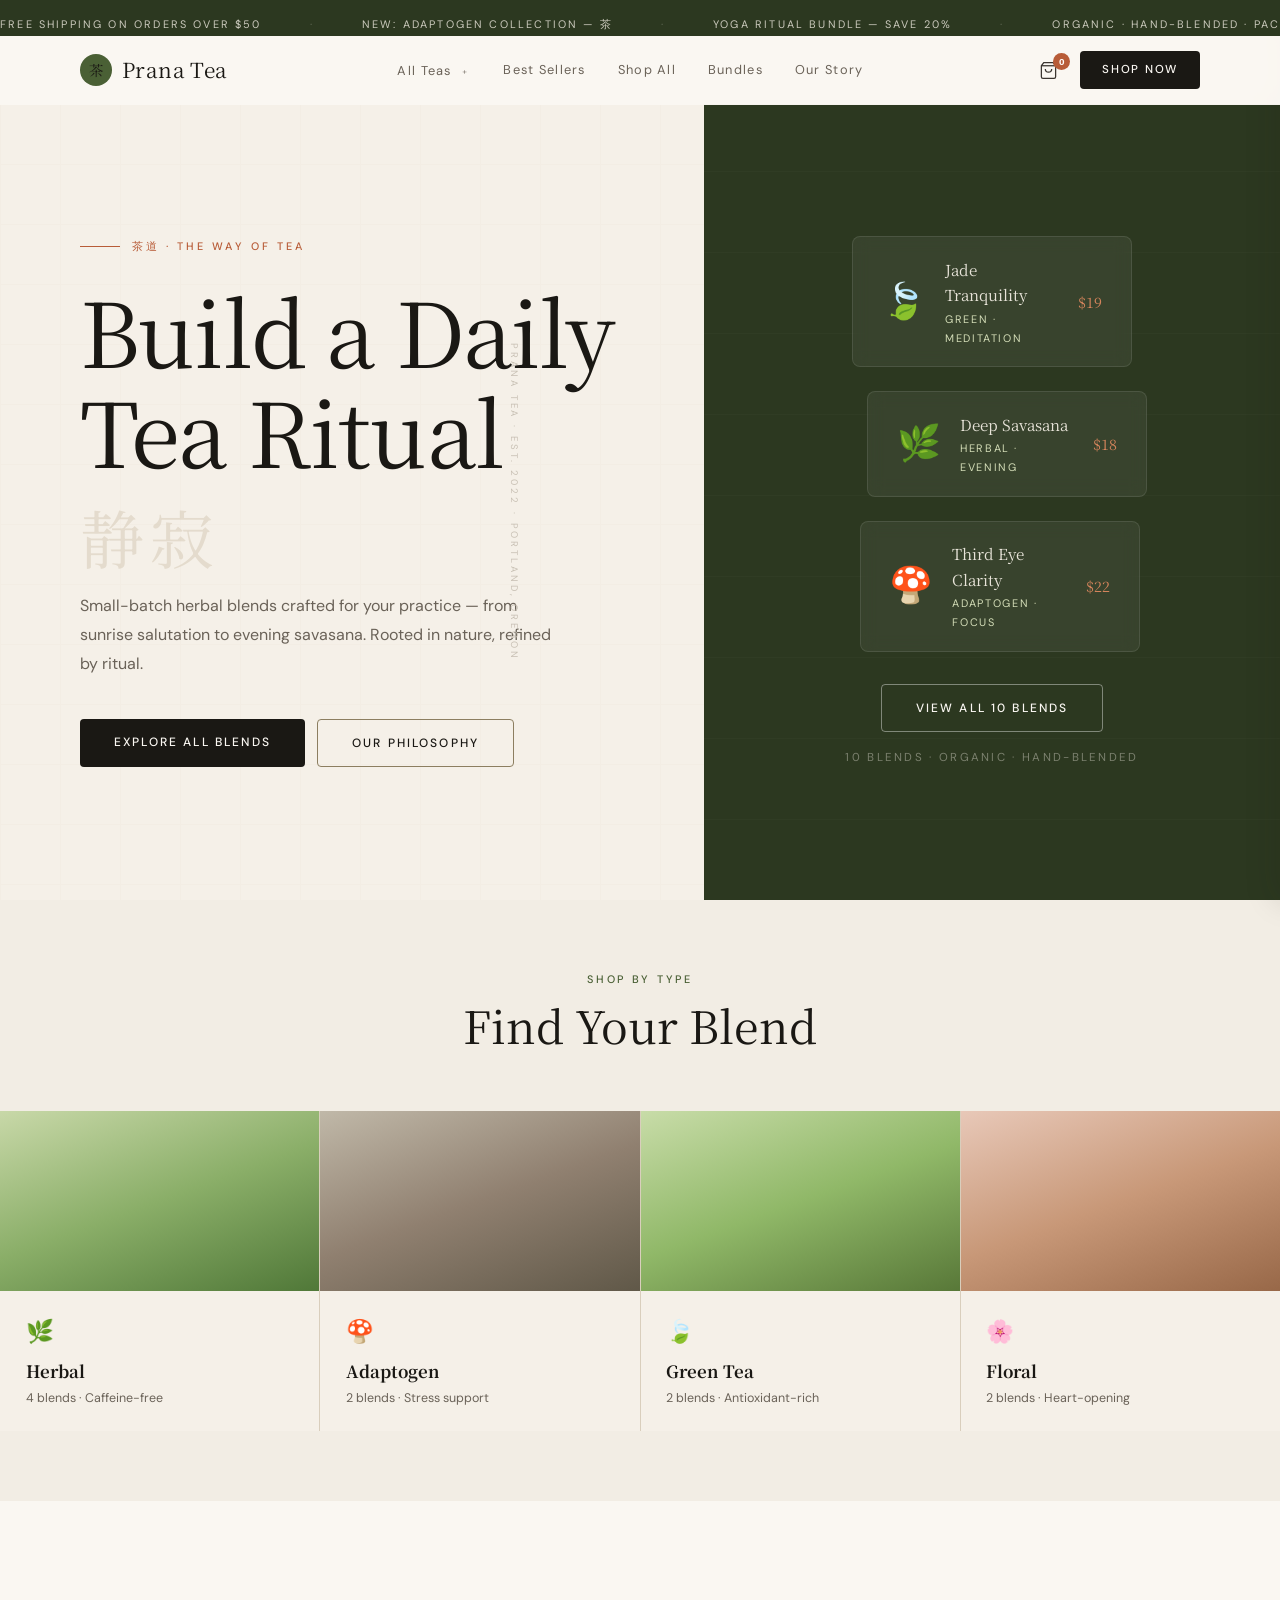
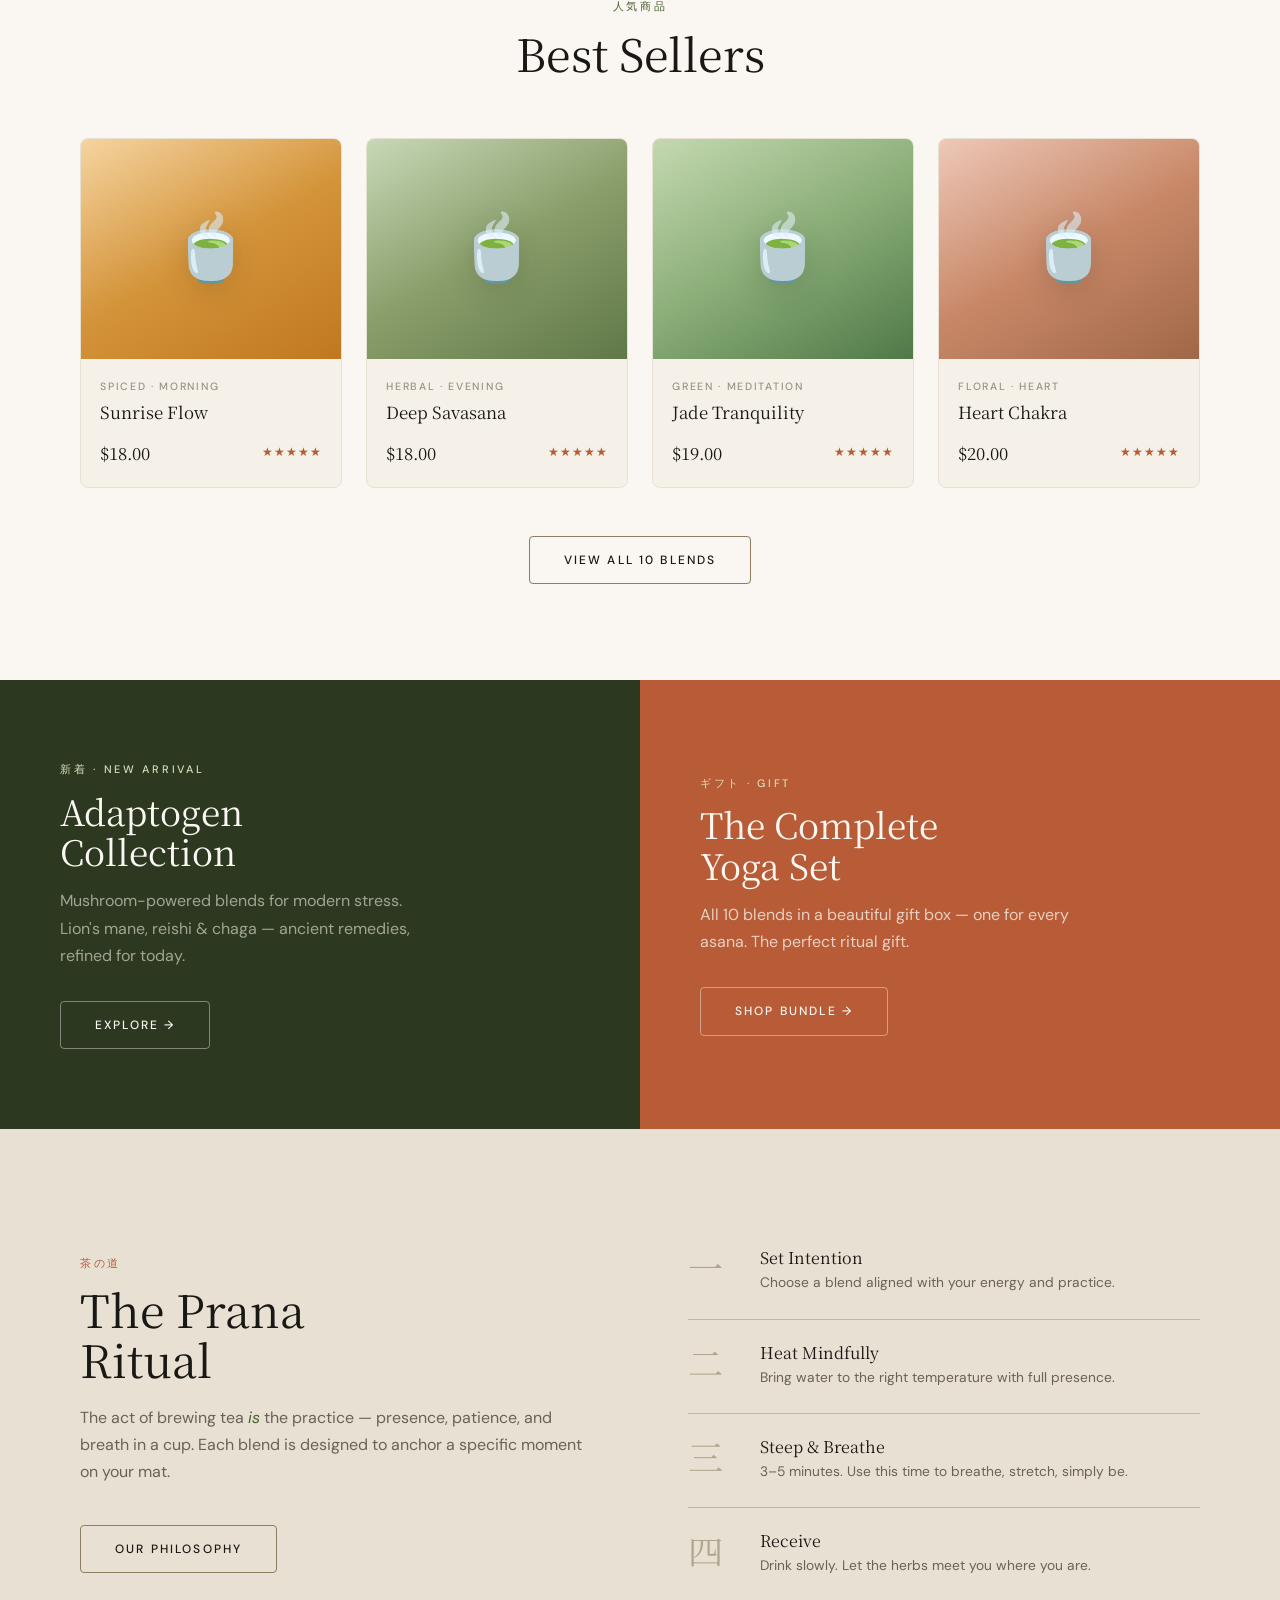
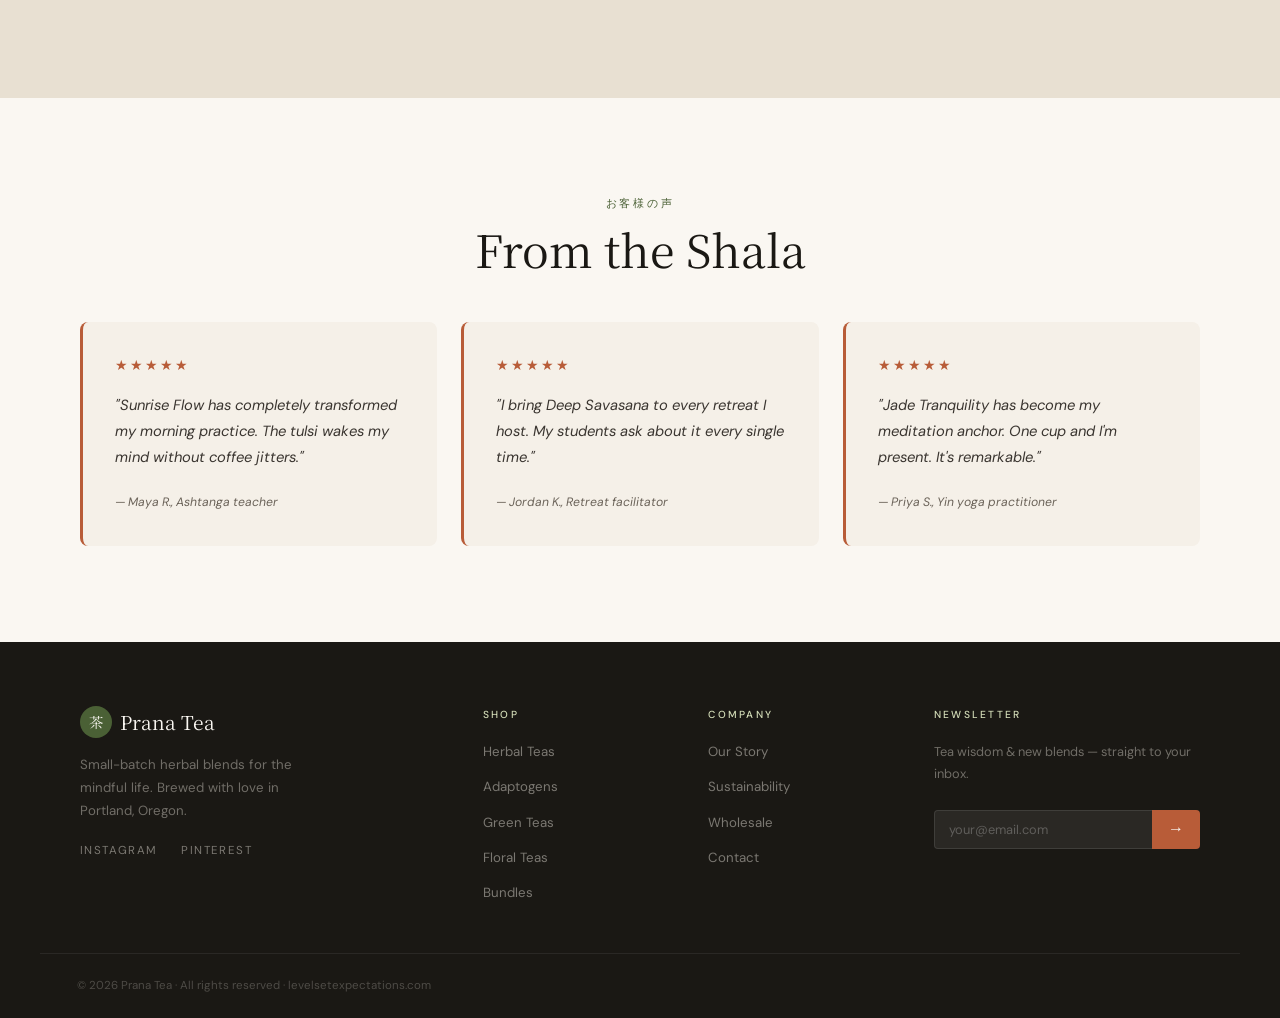
<file: index.html>
<!DOCTYPE html>
<html lang="en">
<head>
  <meta charset="UTF-8" />
  <meta name="viewport" content="width=device-width, initial-scale=1.0" />
  <title>Prana Tea — Japanese Teahouse Blends</title>
  <link rel="stylesheet" href="css/style.css" />
  <link rel="preconnect" href="https://fonts.googleapis.com" />
  <link rel="preconnect" href="https://fonts.gstatic.com" crossorigin />
  <link href="https://fonts.googleapis.com/css2?family=Noto+Serif+JP:wght@300;400;500&family=DM+Sans:wght@300;400;500&display=swap" rel="stylesheet" />
</head>
<body>

  <div class="announce-strip">
    <div class="announce-track">
      <span>Free shipping on orders over $50</span><span class="dot">·</span>
      <span>New: Adaptogen Collection — 茶</span><span class="dot">·</span>
      <span>Yoga Ritual Bundle — save 20%</span><span class="dot">·</span>
      <span>Organic · Hand-blended · Pacific Northwest</span><span class="dot">·</span>
      <span>Free shipping on orders over $50</span><span class="dot">·</span>
      <span>New: Adaptogen Collection — 茶</span><span class="dot">·</span>
      <span>Yoga Ritual Bundle — save 20%</span><span class="dot">·</span>
      <span>Organic · Hand-blended · Pacific Northwest</span><span class="dot">·</span>
    </div>
  </div>

  <header class="site-header" id="site-header">
    <div class="header-inner">
      <button class="mobile-toggle" id="mobileToggle" aria-label="Toggle menu"><span></span><span></span><span></span></button>

      <a href="index.html" class="logo">
        <span class="logo-icon">茶</span>
        Prana Tea
      </a>

      <nav class="main-nav" id="mainNav">
        <div class="nav-item has-mega">
          <button class="nav-link mega-trigger" id="megaBtn" aria-expanded="false">All Teas <span class="chevron">﹢</span></button>
          <div class="mega-menu" id="megaMenu">
            <div class="mega-inner">
              <div class="mega-col">
                <h4 class="mega-heading">By Type</h4>
                <a href="store.html#herbal" class="mega-link"><span class="mega-icon">🌿</span><div><strong>Herbal</strong><p>Caffeine-free botanicals</p></div></a>
                <a href="store.html#adaptogen" class="mega-link"><span class="mega-icon">🍄</span><div><strong>Adaptogen</strong><p>Mushroom &amp; stress-support</p></div></a>
                <a href="store.html#green" class="mega-link"><span class="mega-icon">🍃</span><div><strong>Green Tea</strong><p>Light &amp; antioxidant-rich</p></div></a>
                <a href="store.html#floral" class="mega-link"><span class="mega-icon">🌸</span><div><strong>Floral</strong><p>Rose, hibiscus &amp; lavender</p></div></a>
                <a href="store.html#spiced" class="mega-link"><span class="mega-icon">🫚</span><div><strong>Spiced</strong><p>Warming &amp; digestive</p></div></a>
              </div>
              <div class="mega-col">
                <h4 class="mega-heading">By Practice</h4>
                <a href="store.html#morning" class="mega-link"><span class="mega-icon">☀️</span><div><strong>Morning Practice</strong><p>Wake up with intention</p></div></a>
                <a href="store.html#meditation" class="mega-link"><span class="mega-icon">🧘</span><div><strong>Meditation</strong><p>Deepen focus &amp; stillness</p></div></a>
                <a href="store.html#evening" class="mega-link"><span class="mega-icon">🌙</span><div><strong>Evening Wind-Down</strong><p>Release &amp; restore</p></div></a>
                <a href="store.html#recovery" class="mega-link"><span class="mega-icon">💧</span><div><strong>Recovery</strong><p>Post-practice replenishment</p></div></a>
              </div>
              <div class="mega-featured">
                <p class="mega-feat-label">Featured Blend</p>
                <div class="mega-feat-card">
                  <div class="mega-feat-img feat-matcha"></div>
                  <div class="mega-feat-info">
                    <strong>Jade Tranquility</strong>
                    <p>Ceremonial green tea with lemon verbena</p>
                    <a href="store.html#jade-tranquility" class="mega-feat-cta">Shop Now →</a>
                  </div>
                </div>
              </div>
            </div>
          </div>
        </div>
        <a href="store.html#bestsellers" class="nav-link">Best Sellers</a>
        <a href="store.html" class="nav-link">Shop All</a>
        <a href="store.html#bundles" class="nav-link">Bundles</a>
        <a href="about.html" class="nav-link">Our Story</a>
      </nav>

      <div class="header-actions">
        <button class="cart-btn" id="cartBtn" aria-label="Cart">
          <svg width="19" height="19" viewBox="0 0 24 24" fill="none" stroke="currentColor" stroke-width="1.6"><path d="M6 2L3 6v14a2 2 0 002 2h14a2 2 0 002-2V6l-3-4z"/><line x1="3" y1="6" x2="21" y2="6"/><path d="M16 10a4 4 0 01-8 0"/></svg>
          <span class="cart-badge" id="cartBadge">0</span>
        </button>
        <a href="store.html" class="nav-cta">Shop Now</a>
      </div>
    </div>
    <div class="mobile-nav" id="mobileNav">
      <a href="store.html">All Teas</a>
      <a href="store.html#bestsellers">Best Sellers</a>
      <a href="store.html#bundles">Bundles</a>
      <a href="about.html">Our Story</a>
    </div>
  </header>

  <!-- HERO -->
  <section class="hero">
    <div class="hero-left">
      <div class="hero-kicker">
        <div class="hero-kicker-line"></div>
        <span>茶道 · The Way of Tea</span>
      </div>
      <h1>Where Yoga<br/>Meets the<br/>Teahouse</h1>
      <p class="hero-jp">静寂</p>
      <p class="hero-sub">Small-batch herbal blends crafted for your practice — from sunrise salutation to evening savasana. Rooted in nature, refined by ritual.</p>
      <div class="hero-actions">
        <a href="store.html" class="btn btn-ink">Explore All Blends</a>
        <a href="about.html" class="btn btn-outline">Our Philosophy</a>
      </div>
      <span class="hero-vert-text">Prana Tea · Est. 2022 · Portland, Oregon</span>
    </div>
    <div class="hero-right">
      <div class="hero-tea-showcase">
        <div class="hero-tea-card">
          <span class="htc-icon">🍃</span>
          <div class="htc-info">
            <span class="htc-name">Jade Tranquility</span>
            <span class="htc-type">Green · Meditation</span>
          </div>
          <span class="htc-price">$19</span>
        </div>
        <div class="hero-tea-card">
          <span class="htc-icon">🌿</span>
          <div class="htc-info">
            <span class="htc-name">Deep Savasana</span>
            <span class="htc-type">Herbal · Evening</span>
          </div>
          <span class="htc-price">$18</span>
        </div>
        <div class="hero-tea-card">
          <span class="htc-icon">🍄</span>
          <div class="htc-info">
            <span class="htc-name">Third Eye Clarity</span>
            <span class="htc-type">Adaptogen · Focus</span>
          </div>
          <span class="htc-price">$22</span>
        </div>
      </div>
      <div class="hero-cta-area">
        <a href="store.html" class="btn btn-outline-light">View All 10 Blends</a>
        <p>10 blends · Organic · Hand-blended</p>
      </div>
    </div>
  </section>

  <!-- CATEGORY TILES -->
  <section class="cat-section">
    <div class="container">
      <div class="section-header">
        <span class="eyebrow">Shop by Type</span>
        <h2>Find Your Blend</h2>
      </div>
    </div>
    <div class="cat-grid">
      <a href="store.html#herbal" class="cat-tile">
        <div class="cat-visual cat-v-herbal"></div>
        <div class="cat-info"><span class="cat-icon">🌿</span><strong>Herbal</strong><p>4 blends · Caffeine-free</p></div>
      </a>
      <a href="store.html#adaptogen" class="cat-tile">
        <div class="cat-visual cat-v-adaptogen"></div>
        <div class="cat-info"><span class="cat-icon">🍄</span><strong>Adaptogen</strong><p>2 blends · Stress support</p></div>
      </a>
      <a href="store.html#green" class="cat-tile">
        <div class="cat-visual cat-v-green"></div>
        <div class="cat-info"><span class="cat-icon">🍃</span><strong>Green Tea</strong><p>2 blends · Antioxidant-rich</p></div>
      </a>
      <a href="store.html#floral" class="cat-tile">
        <div class="cat-visual cat-v-floral"></div>
        <div class="cat-info"><span class="cat-icon">🌸</span><strong>Floral</strong><p>2 blends · Heart-opening</p></div>
      </a>
    </div>
  </section>

  <!-- BEST SELLERS -->
  <section class="section products-section" id="bestsellers">
    <div class="container">
      <div class="section-header">
        <span class="eyebrow">人気商品</span>
        <h2>Best Sellers</h2>
      </div>
      <div class="product-grid">
        <a href="store.html#sunrise-flow" class="product-card">
          <div class="product-img"><div class="tea-vis tv-sunrise"></div><div class="overlay"><span>View Blend</span></div></div>
          <div class="product-info"><span class="ptype">Spiced · Morning</span><h3>Sunrise Flow</h3><div class="pbottom"><span class="price">$18.00</span><span class="stars">★★★★★</span></div></div>
        </a>
        <a href="store.html#deep-savasana" class="product-card">
          <div class="product-img"><div class="tea-vis tv-savasana"></div><div class="overlay"><span>View Blend</span></div></div>
          <div class="product-info"><span class="ptype">Herbal · Evening</span><h3>Deep Savasana</h3><div class="pbottom"><span class="price">$18.00</span><span class="stars">★★★★★</span></div></div>
        </a>
        <a href="store.html#jade-tranquility" class="product-card">
          <div class="product-img"><div class="tea-vis tv-jade"></div><div class="overlay"><span>View Blend</span></div></div>
          <div class="product-info"><span class="ptype">Green · Meditation</span><h3>Jade Tranquility</h3><div class="pbottom"><span class="price">$19.00</span><span class="stars">★★★★★</span></div></div>
        </a>
        <a href="store.html#heart-chakra" class="product-card">
          <div class="product-img"><div class="tea-vis tv-heart"></div><div class="overlay"><span>View Blend</span></div></div>
          <div class="product-info"><span class="ptype">Floral · Heart</span><h3>Heart Chakra</h3><div class="pbottom"><span class="price">$20.00</span><span class="stars">★★★★★</span></div></div>
        </a>
      </div>
      <div class="section-cta"><a href="store.html" class="btn btn-outline">View All 10 Blends</a></div>
    </div>
  </section>

  <!-- PROMO SPLIT -->
  <section class="promo-split">
    <div class="promo-half promo-dark">
      <div class="promo-content">
        <span class="eyebrow light">新着 · New Arrival</span>
        <h3>Adaptogen<br/>Collection</h3>
        <p>Mushroom-powered blends for modern stress. Lion's mane, reishi &amp; chaga — ancient remedies, refined for today.</p>
        <a href="store.html#adaptogen" class="btn btn-outline-light">Explore →</a>
      </div>
    </div>
    <div class="promo-half promo-warm">
      <div class="promo-content">
        <span class="eyebrow light">ギフト · Gift</span>
        <h3>The Complete<br/>Yoga Set</h3>
        <p>All 10 blends in a beautiful gift box — one for every asana. The perfect ritual gift.</p>
        <a href="store.html#bundles" class="btn btn-outline-light">Shop Bundle →</a>
      </div>
    </div>
  </section>

  <!-- RITUAL STEPS -->
  <section class="section ritual-section">
    <div class="container ritual-inner">
      <div class="ritual-text">
        <span class="eyebrow rust">茶の道</span>
        <h2>The Prana<br/>Ritual</h2>
        <p>The act of brewing tea <em>is</em> the practice — presence, patience, and breath in a cup. Each blend is designed to anchor a specific moment on your mat.</p>
        <a href="about.html" class="btn btn-outline" style="margin-top:1.5rem; display:inline-block;">Our Philosophy</a>
      </div>
      <div class="ritual-steps">
        <div class="step"><span class="step-num">一</span><div><h4>Set Intention</h4><p>Choose a blend aligned with your energy and practice.</p></div></div>
        <div class="step"><span class="step-num">二</span><div><h4>Heat Mindfully</h4><p>Bring water to the right temperature with full presence.</p></div></div>
        <div class="step"><span class="step-num">三</span><div><h4>Steep &amp; Breathe</h4><p>3–5 minutes. Use this time to breathe, stretch, simply be.</p></div></div>
        <div class="step"><span class="step-num">四</span><div><h4>Receive</h4><p>Drink slowly. Let the herbs meet you where you are.</p></div></div>
      </div>
    </div>
  </section>

  <!-- TESTIMONIALS -->
  <section class="section testimonials-section">
    <div class="container">
      <span class="eyebrow center">お客様の声</span>
      <h2 class="center">From the Shala</h2>
      <div class="testimonials-grid">
        <div class="testimonial"><div class="tstars">★★★★★</div><p>"Sunrise Flow has completely transformed my morning practice. The tulsi wakes my mind without coffee jitters."</p><cite>— Maya R., Ashtanga teacher</cite></div>
        <div class="testimonial"><div class="tstars">★★★★★</div><p>"I bring Deep Savasana to every retreat I host. My students ask about it every single time."</p><cite>— Jordan K., Retreat facilitator</cite></div>
        <div class="testimonial"><div class="tstars">★★★★★</div><p>"Jade Tranquility has become my meditation anchor. One cup and I'm present. It's remarkable."</p><cite>— Priya S., Yin yoga practitioner</cite></div>
      </div>
    </div>
  </section>

  <!-- FOOTER -->
  <footer class="site-footer">
    <div class="container footer-inner">
      <div class="footer-brand">
        <div class="footer-logo"><span class="logo-icon">茶</span> Prana Tea</div>
        <p>Small-batch herbal blends for the mindful life. Brewed with love in Portland, Oregon.</p>
        <div class="footer-socials"><a href="#">Instagram</a><a href="#">Pinterest</a></div>
      </div>
      <div class="footer-col"><h5>Shop</h5><a href="store.html#herbal">Herbal Teas</a><a href="store.html#adaptogen">Adaptogens</a><a href="store.html#green">Green Teas</a><a href="store.html#floral">Floral Teas</a><a href="store.html#bundles">Bundles</a></div>
      <div class="footer-col"><h5>Company</h5><a href="about.html">Our Story</a><a href="#">Sustainability</a><a href="#">Wholesale</a><a href="#">Contact</a></div>
      <div class="footer-col footer-newsletter"><h5>Newsletter</h5><p>Tea wisdom &amp; new blends — straight to your inbox.</p><div class="newsletter-form"><input type="email" placeholder="your@email.com" /><button>→</button></div></div>
    </div>
    <div class="footer-bottom"><p>© 2026 Prana Tea · All rights reserved · levelsetexpectations.com</p></div>
  </footer>

  <div class="cart-overlay" id="cartOverlay"></div>
  <aside class="cart-sidebar" id="cartSidebar">
    <div class="cart-header"><h3>Your Cart</h3><button class="cart-close" id="cartClose">✕</button></div>
    <div class="cart-items" id="cartItems"><p class="cart-empty">Your cart is empty.<br/>Add a blend to begin your ritual.</p></div>
    <div class="cart-footer" id="cartFooter" style="display:none;">
      <div class="cart-total"><span>Total</span><span id="cartTotal">$0.00</span></div>
      <button class="btn btn-ink full-width" onclick="checkout()">Proceed to Checkout</button>
      <p class="cart-note">Free shipping over $50 · Secure checkout</p>
    </div>
  </aside>
  <div class="toast" id="toast"></div>

  <script src="js/main.js"></script>
  <script src="js/cart.js"></script>
</body>
</html>
</file>
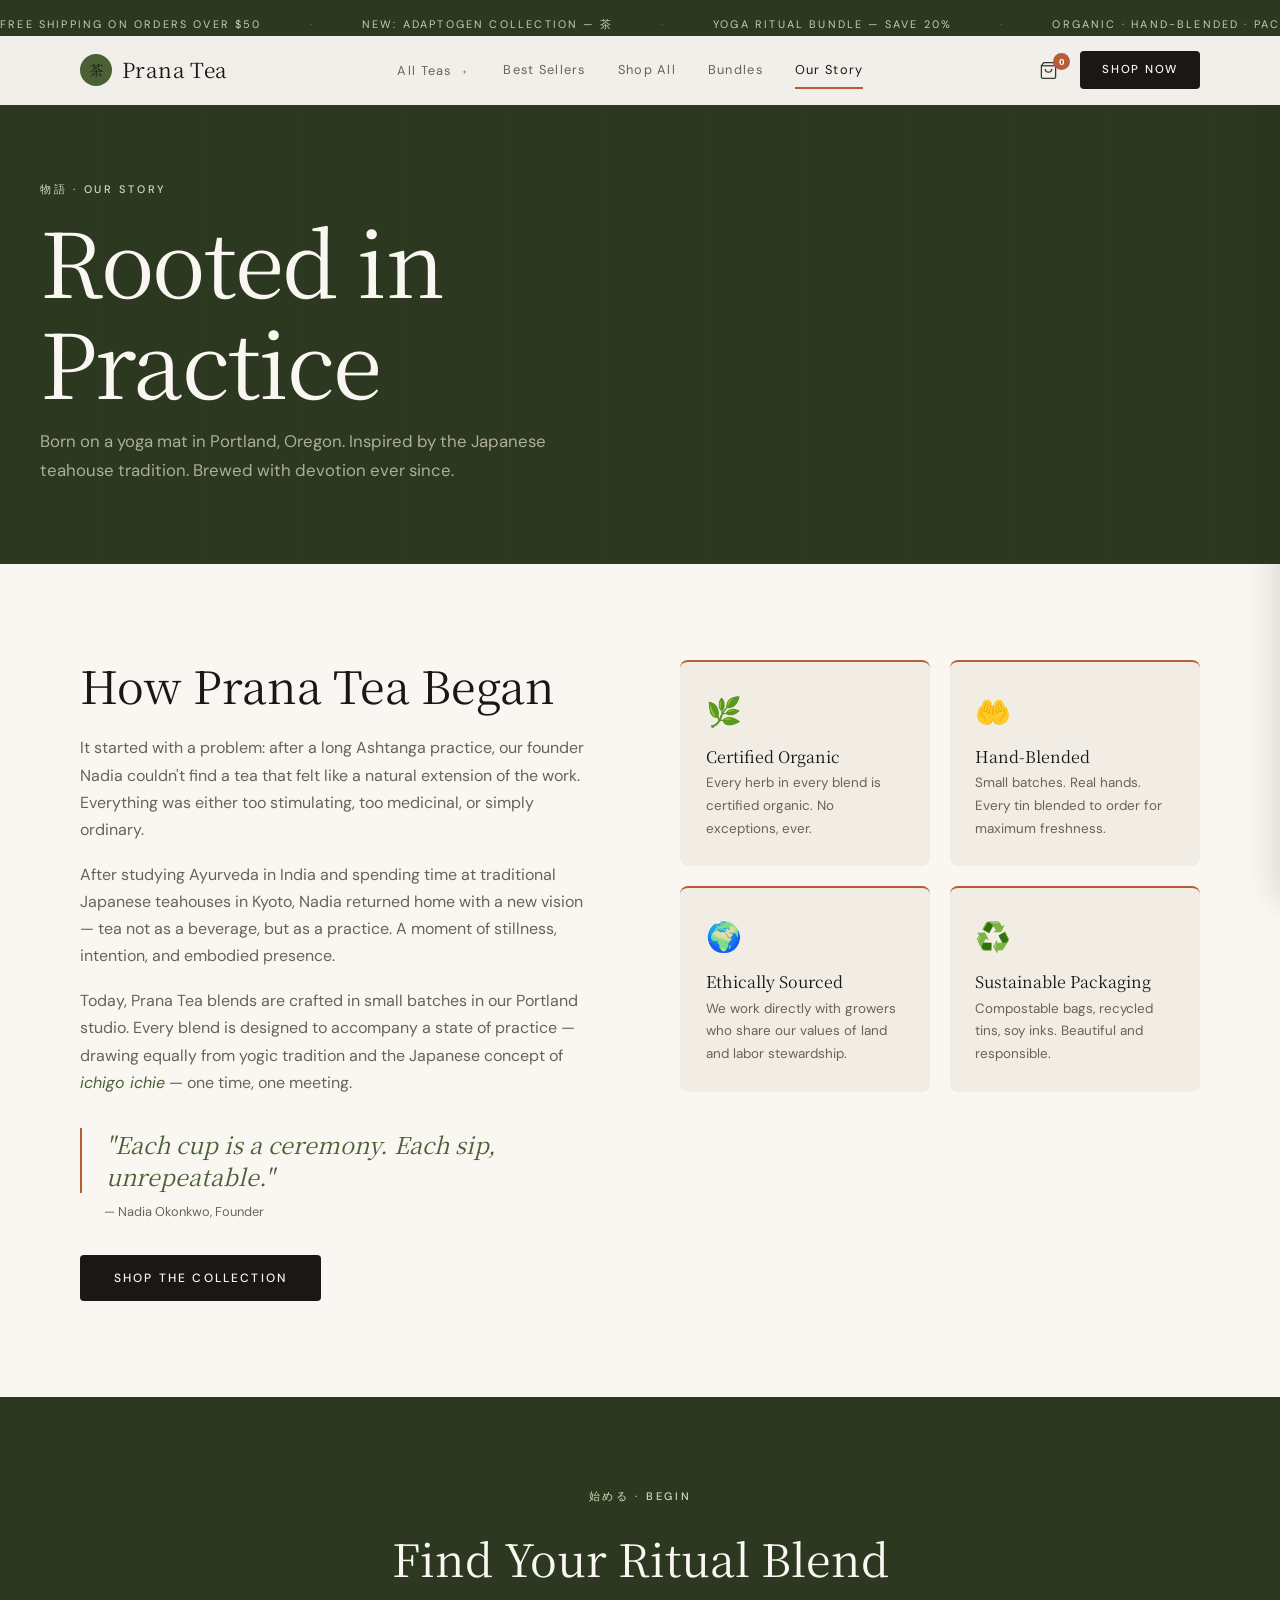
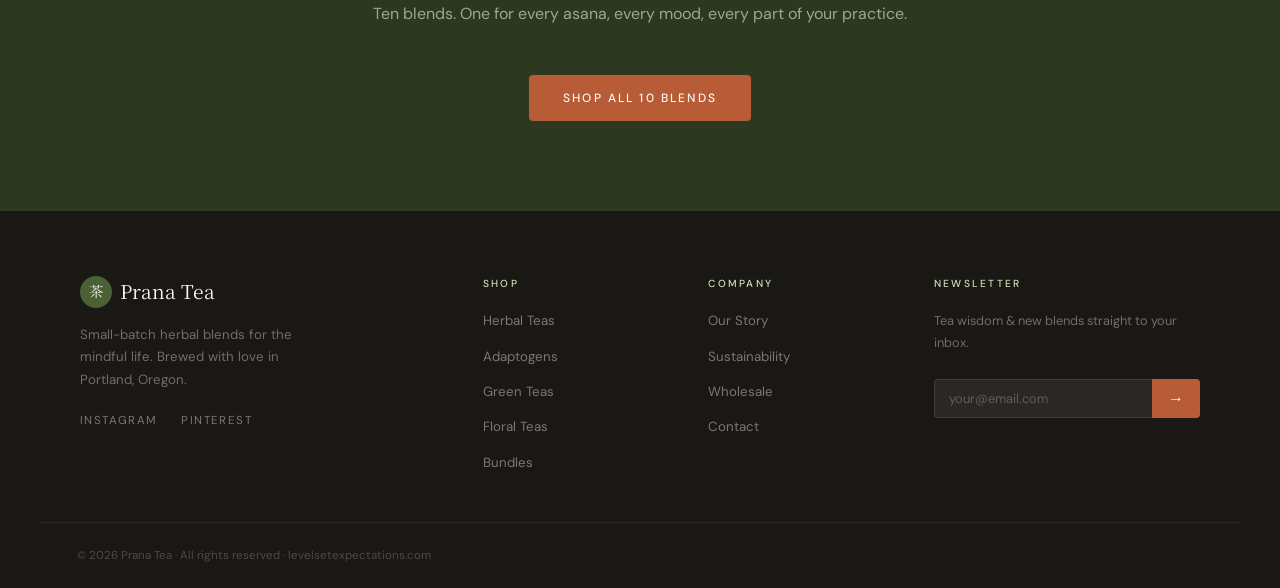
<file: about.html>
<!DOCTYPE html>
<html lang="en">
<head>
  <meta charset="UTF-8" />
  <meta name="viewport" content="width=device-width, initial-scale=1.0" />
  <title>Our Story — Prana Tea</title>
  <link rel="stylesheet" href="css/style.css" />
  <link rel="preconnect" href="https://fonts.googleapis.com" />
  <link rel="preconnect" href="https://fonts.gstatic.com" crossorigin />
  <link href="https://fonts.googleapis.com/css2?family=Noto+Serif+JP:wght@300;400;500&family=DM+Sans:wght@300;400;500&display=swap" rel="stylesheet" />
</head>
<body>

  <div class="announce-strip">
    <div class="announce-track">
      <span>Free shipping on orders over $50</span><span class="dot">·</span>
      <span>New: Adaptogen Collection — 茶</span><span class="dot">·</span>
      <span>Yoga Ritual Bundle — save 20%</span><span class="dot">·</span>
      <span>Organic · Hand-blended · Pacific Northwest</span><span class="dot">·</span>
      <span>Free shipping on orders over $50</span><span class="dot">·</span>
      <span>New: Adaptogen Collection — 茶</span><span class="dot">·</span>
      <span>Yoga Ritual Bundle — save 20%</span><span class="dot">·</span>
      <span>Organic · Hand-blended · Pacific Northwest</span><span class="dot">·</span>
    </div>
  </div>

  <header class="site-header" id="site-header">
    <div class="header-inner">
      <button class="mobile-toggle" id="mobileToggle" aria-label="Toggle menu"><span></span><span></span><span></span></button>
      <a href="index.html" class="logo"><span class="logo-icon">茶</span> Prana Tea</a>
      <nav class="main-nav" id="mainNav">
        <div class="nav-item has-mega">
          <button class="nav-link mega-trigger" id="megaBtn" aria-expanded="false">All Teas <span class="chevron">﹢</span></button>
          <div class="mega-menu" id="megaMenu">
            <div class="mega-inner">
              <div class="mega-col">
                <h4 class="mega-heading">By Type</h4>
                <a href="store.html#herbal" class="mega-link"><span class="mega-icon">🌿</span><div><strong>Herbal</strong><p>Caffeine-free botanicals</p></div></a>
                <a href="store.html#adaptogen" class="mega-link"><span class="mega-icon">🍄</span><div><strong>Adaptogen</strong><p>Mushroom &amp; stress-support</p></div></a>
                <a href="store.html#green" class="mega-link"><span class="mega-icon">🍃</span><div><strong>Green Tea</strong><p>Light &amp; antioxidant-rich</p></div></a>
                <a href="store.html#floral" class="mega-link"><span class="mega-icon">🌸</span><div><strong>Floral</strong><p>Rose, hibiscus &amp; lavender</p></div></a>
                <a href="store.html#spiced" class="mega-link"><span class="mega-icon">🫚</span><div><strong>Spiced</strong><p>Warming &amp; digestive</p></div></a>
              </div>
              <div class="mega-col">
                <h4 class="mega-heading">By Practice</h4>
                <a href="store.html#morning" class="mega-link"><span class="mega-icon">☀️</span><div><strong>Morning Practice</strong><p>Wake up with intention</p></div></a>
                <a href="store.html#meditation" class="mega-link"><span class="mega-icon">🧘</span><div><strong>Meditation</strong><p>Deepen focus &amp; stillness</p></div></a>
                <a href="store.html#evening" class="mega-link"><span class="mega-icon">🌙</span><div><strong>Evening Wind-Down</strong><p>Release &amp; restore</p></div></a>
                <a href="store.html#recovery" class="mega-link"><span class="mega-icon">💧</span><div><strong>Recovery</strong><p>Post-practice replenishment</p></div></a>
              </div>
              <div class="mega-featured">
                <p class="mega-feat-label">Featured Blend</p>
                <div class="mega-feat-card">
                  <div class="mega-feat-img feat-matcha"></div>
                  <div class="mega-feat-info"><strong>Jade Tranquility</strong><p>Ceremonial green tea with lemon verbena</p><a href="store.html#jade-tranquility" class="mega-feat-cta">Shop Now →</a></div>
                </div>
              </div>
            </div>
          </div>
        </div>
        <a href="index.html#bestsellers" class="nav-link">Best Sellers</a>
        <a href="store.html" class="nav-link">Shop All</a>
        <a href="store.html#bundles" class="nav-link">Bundles</a>
        <a href="about.html" class="nav-link active">Our Story</a>
      </nav>
      <div class="header-actions">
        <button class="cart-btn" id="cartBtn" aria-label="Cart">
          <svg width="19" height="19" viewBox="0 0 24 24" fill="none" stroke="currentColor" stroke-width="1.6"><path d="M6 2L3 6v14a2 2 0 002 2h14a2 2 0 002-2V6l-3-4z"/><line x1="3" y1="6" x2="21" y2="6"/><path d="M16 10a4 4 0 01-8 0"/></svg>
          <span class="cart-badge" id="cartBadge">0</span>
        </button>
        <a href="store.html" class="nav-cta">Shop Now</a>
      </div>
    </div>
    <div class="mobile-nav" id="mobileNav">
      <a href="store.html">All Teas</a><a href="index.html#bestsellers">Best Sellers</a><a href="store.html#bundles">Bundles</a><a href="about.html">Our Story</a>
    </div>
  </header>

  <section class="page-hero">
    <div class="page-hero-content">
      <span class="eyebrow light">物語 · Our Story</span>
      <h1>Rooted in Practice</h1>
      <p>Born on a yoga mat in Portland, Oregon. Inspired by the Japanese teahouse tradition. Brewed with devotion ever since.</p>
    </div>
  </section>

  <section class="section about-story">
    <div class="container about-inner">
      <div class="about-text">
        <h2>How Prana Tea Began</h2>
        <p>It started with a problem: after a long Ashtanga practice, our founder Nadia couldn't find a tea that felt like a natural extension of the work. Everything was either too stimulating, too medicinal, or simply ordinary.</p>
        <p>After studying Ayurveda in India and spending time at traditional Japanese teahouses in Kyoto, Nadia returned home with a new vision — tea not as a beverage, but as a practice. A moment of stillness, intention, and embodied presence.</p>
        <p>Today, Prana Tea blends are crafted in small batches in our Portland studio. Every blend is designed to accompany a state of practice — drawing equally from yogic tradition and the Japanese concept of <em>ichigo ichie</em> — one time, one meeting.</p>
        <blockquote>"Each cup is a ceremony. Each sip, unrepeatable."</blockquote>
        <p class="quote-credit">— Nadia Okonkwo, Founder</p>
        <a href="store.html" class="btn btn-ink">Shop the Collection</a>
      </div>
      <div class="about-values">
        <div class="value-card"><div class="value-icon">🌿</div><h4>Certified Organic</h4><p>Every herb in every blend is certified organic. No exceptions, ever.</p></div>
        <div class="value-card"><div class="value-icon">🤲</div><h4>Hand-Blended</h4><p>Small batches. Real hands. Every tin blended to order for maximum freshness.</p></div>
        <div class="value-card"><div class="value-icon">🌍</div><h4>Ethically Sourced</h4><p>We work directly with growers who share our values of land and labor stewardship.</p></div>
        <div class="value-card"><div class="value-icon">♻️</div><h4>Sustainable Packaging</h4><p>Compostable bags, recycled tins, soy inks. Beautiful and responsible.</p></div>
      </div>
    </div>
  </section>

  <section class="section cta-section">
    <div class="container cta-inner">
      <span class="eyebrow light">始める · Begin</span>
      <h2>Find Your Ritual Blend</h2>
      <p style="color:rgba(242,237,228,0.6); text-align:center; margin: 0 auto 2rem;">Ten blends. One for every asana, every mood, every part of your practice.</p>
      <a href="store.html" class="btn btn-rust">Shop All 10 Blends</a>
    </div>
  </section>

  <footer class="site-footer">
    <div class="container footer-inner">
      <div class="footer-brand"><div class="footer-logo"><span class="logo-icon">茶</span> Prana Tea</div><p>Small-batch herbal blends for the mindful life. Brewed with love in Portland, Oregon.</p><div class="footer-socials"><a href="#">Instagram</a><a href="#">Pinterest</a></div></div>
      <div class="footer-col"><h5>Shop</h5><a href="store.html#herbal">Herbal Teas</a><a href="store.html#adaptogen">Adaptogens</a><a href="store.html#green">Green Teas</a><a href="store.html#floral">Floral Teas</a><a href="store.html#bundles">Bundles</a></div>
      <div class="footer-col"><h5>Company</h5><a href="about.html">Our Story</a><a href="#">Sustainability</a><a href="#">Wholesale</a><a href="#">Contact</a></div>
      <div class="footer-col footer-newsletter"><h5>Newsletter</h5><p>Tea wisdom &amp; new blends straight to your inbox.</p><div class="newsletter-form"><input type="email" placeholder="your@email.com" /><button>→</button></div></div>
    </div>
    <div class="footer-bottom"><p>© 2026 Prana Tea · All rights reserved · levelsetexpectations.com</p></div>
  </footer>

  <div class="cart-overlay" id="cartOverlay"></div>
  <aside class="cart-sidebar" id="cartSidebar">
    <div class="cart-header"><h3>Your Cart</h3><button class="cart-close" id="cartClose">✕</button></div>
    <div class="cart-items" id="cartItems"><p class="cart-empty">Your cart is empty.<br/>Add a blend to begin your ritual.</p></div>
    <div class="cart-footer" id="cartFooter" style="display:none;">
      <div class="cart-total"><span>Total</span><span id="cartTotal">$0.00</span></div>
      <button class="btn btn-ink full-width" onclick="checkout()">Proceed to Checkout</button>
      <p class="cart-note">Free shipping over $50 · Secure checkout</p>
    </div>
  </aside>
  <div class="toast" id="toast"></div>

  <script src="js/main.js"></script>
  <script src="js/cart.js"></script>
</body>
</html>
</file>
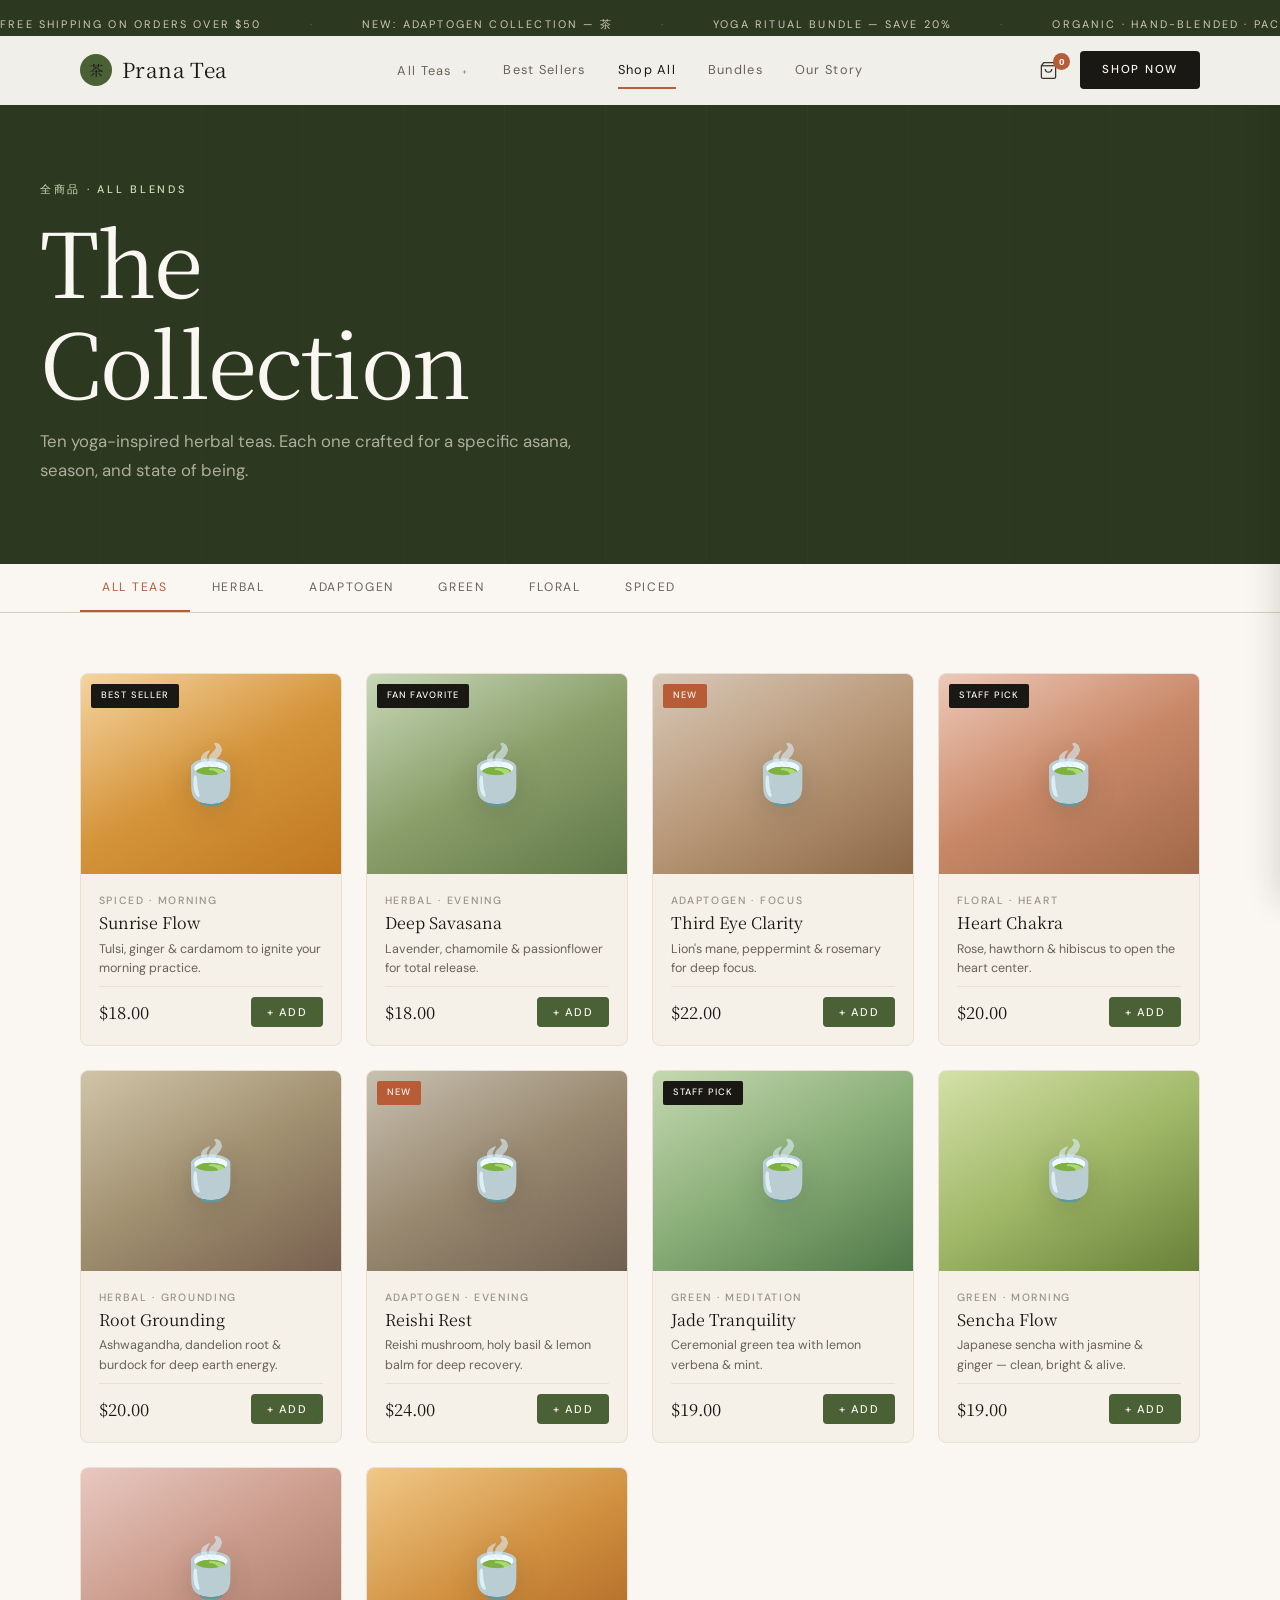
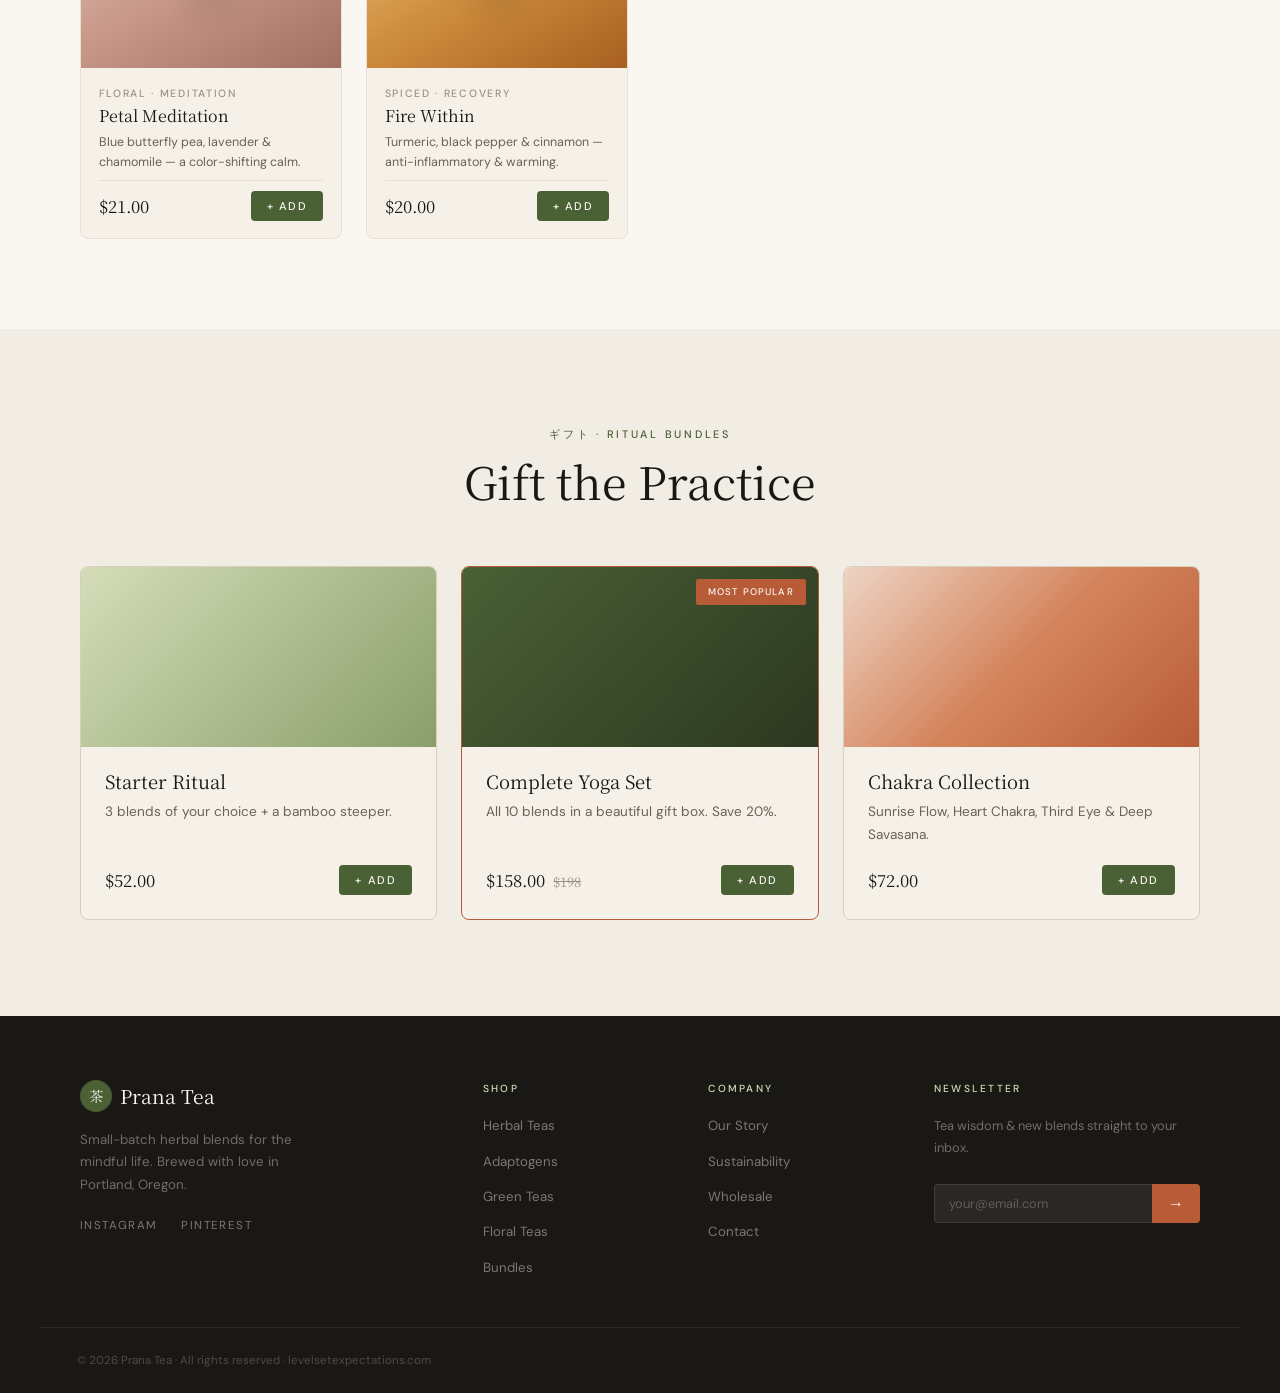
<file: store.html>
<!DOCTYPE html>
<html lang="en">
<head>
  <meta charset="UTF-8" />
  <meta name="viewport" content="width=device-width, initial-scale=1.0" />
  <title>Shop All Teas — Prana Tea</title>
  <link rel="stylesheet" href="css/style.css" />
  <link rel="preconnect" href="https://fonts.googleapis.com" />
  <link rel="preconnect" href="https://fonts.gstatic.com" crossorigin />
  <link href="https://fonts.googleapis.com/css2?family=Noto+Serif+JP:wght@300;400;500&family=DM+Sans:wght@300;400;500&display=swap" rel="stylesheet" />
</head>
<body>

  <div class="announce-strip">
    <div class="announce-track">
      <span>Free shipping on orders over $50</span><span class="dot">·</span>
      <span>New: Adaptogen Collection — 茶</span><span class="dot">·</span>
      <span>Yoga Ritual Bundle — save 20%</span><span class="dot">·</span>
      <span>Organic · Hand-blended · Pacific Northwest</span><span class="dot">·</span>
      <span>Free shipping on orders over $50</span><span class="dot">·</span>
      <span>New: Adaptogen Collection — 茶</span><span class="dot">·</span>
      <span>Yoga Ritual Bundle — save 20%</span><span class="dot">·</span>
      <span>Organic · Hand-blended · Pacific Northwest</span><span class="dot">·</span>
    </div>
  </div>

  <header class="site-header" id="site-header">
    <div class="header-inner">
      <button class="mobile-toggle" id="mobileToggle" aria-label="Toggle menu"><span></span><span></span><span></span></button>
      <a href="index.html" class="logo"><span class="logo-icon">茶</span> Prana Tea</a>
      <nav class="main-nav" id="mainNav">
        <div class="nav-item has-mega">
          <button class="nav-link mega-trigger" id="megaBtn" aria-expanded="false">All Teas <span class="chevron">﹢</span></button>
          <div class="mega-menu" id="megaMenu">
            <div class="mega-inner">
              <div class="mega-col">
                <h4 class="mega-heading">By Type</h4>
                <a href="#herbal" class="mega-link"><span class="mega-icon">🌿</span><div><strong>Herbal</strong><p>Caffeine-free botanicals</p></div></a>
                <a href="#adaptogen" class="mega-link"><span class="mega-icon">🍄</span><div><strong>Adaptogen</strong><p>Mushroom &amp; stress-support</p></div></a>
                <a href="#green" class="mega-link"><span class="mega-icon">🍃</span><div><strong>Green Tea</strong><p>Light &amp; antioxidant-rich</p></div></a>
                <a href="#floral" class="mega-link"><span class="mega-icon">🌸</span><div><strong>Floral</strong><p>Rose, hibiscus &amp; lavender</p></div></a>
                <a href="#spiced" class="mega-link"><span class="mega-icon">🫚</span><div><strong>Spiced</strong><p>Warming &amp; digestive</p></div></a>
              </div>
              <div class="mega-col">
                <h4 class="mega-heading">By Practice</h4>
                <a href="#morning" class="mega-link"><span class="mega-icon">☀️</span><div><strong>Morning Practice</strong><p>Wake up with intention</p></div></a>
                <a href="#meditation" class="mega-link"><span class="mega-icon">🧘</span><div><strong>Meditation</strong><p>Deepen focus &amp; stillness</p></div></a>
                <a href="#evening" class="mega-link"><span class="mega-icon">🌙</span><div><strong>Evening Wind-Down</strong><p>Release &amp; restore</p></div></a>
                <a href="#recovery" class="mega-link"><span class="mega-icon">💧</span><div><strong>Recovery</strong><p>Post-practice replenishment</p></div></a>
              </div>
              <div class="mega-featured">
                <p class="mega-feat-label">Featured Blend</p>
                <div class="mega-feat-card">
                  <div class="mega-feat-img feat-matcha"></div>
                  <div class="mega-feat-info"><strong>Jade Tranquility</strong><p>Ceremonial green tea with lemon verbena</p><a href="#jade-tranquility" class="mega-feat-cta">Shop Now →</a></div>
                </div>
              </div>
            </div>
          </div>
        </div>
        <a href="index.html#bestsellers" class="nav-link">Best Sellers</a>
        <a href="store.html" class="nav-link active">Shop All</a>
        <a href="#bundles" class="nav-link">Bundles</a>
        <a href="about.html" class="nav-link">Our Story</a>
      </nav>
      <div class="header-actions">
        <button class="cart-btn" id="cartBtn" aria-label="Cart">
          <svg width="19" height="19" viewBox="0 0 24 24" fill="none" stroke="currentColor" stroke-width="1.6"><path d="M6 2L3 6v14a2 2 0 002 2h14a2 2 0 002-2V6l-3-4z"/><line x1="3" y1="6" x2="21" y2="6"/><path d="M16 10a4 4 0 01-8 0"/></svg>
          <span class="cart-badge" id="cartBadge">0</span>
        </button>
        <a href="store.html" class="nav-cta">Shop Now</a>
      </div>
    </div>
    <div class="mobile-nav" id="mobileNav">
      <a href="store.html">All Teas</a><a href="index.html#bestsellers">Best Sellers</a><a href="#bundles">Bundles</a><a href="about.html">Our Story</a>
    </div>
  </header>

  <section class="page-hero">
    <div class="page-hero-content">
      <span class="eyebrow light">全商品 · All Blends</span>
      <h1>The Collection</h1>
      <p>Ten yoga-inspired herbal teas. Each one crafted for a specific asana, season, and state of being.</p>
    </div>
  </section>

  <div class="filter-bar" id="filterBar">
    <div class="container">
      <div class="filter-tabs">
        <button class="filter-tab active" data-filter="all">All Teas</button>
        <button class="filter-tab" data-filter="herbal">Herbal</button>
        <button class="filter-tab" data-filter="adaptogen">Adaptogen</button>
        <button class="filter-tab" data-filter="green">Green</button>
        <button class="filter-tab" data-filter="floral">Floral</button>
        <button class="filter-tab" data-filter="spiced">Spiced</button>
      </div>
    </div>
  </div>

  <section class="section store-grid-section">
    <div class="container">
      <div class="store-product-grid" id="productGrid">

        <div class="store-card" id="sunrise-flow" data-type="spiced">
          <div class="store-card-img"><div class="tea-vis tv-sunrise"></div><div class="overlay"><span>View Blend</span></div><span class="badge-new">Best Seller</span></div>
          <div class="store-card-info"><span class="ptype">Spiced · Morning</span><h3>Sunrise Flow</h3><p>Tulsi, ginger &amp; cardamom to ignite your morning practice.</p><div class="store-card-bottom"><span class="price">$18.00</span><button class="add-btn" onclick="addToCart('Sunrise Flow',18.00,'sunrise')">+ Add</button></div></div>
        </div>

        <div class="store-card" id="deep-savasana" data-type="herbal">
          <div class="store-card-img"><div class="tea-vis tv-savasana"></div><div class="overlay"><span>View Blend</span></div><span class="badge-new">Fan Favorite</span></div>
          <div class="store-card-info"><span class="ptype">Herbal · Evening</span><h3>Deep Savasana</h3><p>Lavender, chamomile &amp; passionflower for total release.</p><div class="store-card-bottom"><span class="price">$18.00</span><button class="add-btn" onclick="addToCart('Deep Savasana',18.00,'savasana')">+ Add</button></div></div>
        </div>

        <div class="store-card" id="third-eye" data-type="adaptogen">
          <div class="store-card-img"><div class="tea-vis tv-thirdeye"></div><div class="overlay"><span>View Blend</span></div><span class="badge-new badge-rust">New</span></div>
          <div class="store-card-info"><span class="ptype">Adaptogen · Focus</span><h3>Third Eye Clarity</h3><p>Lion's mane, peppermint &amp; rosemary for deep focus.</p><div class="store-card-bottom"><span class="price">$22.00</span><button class="add-btn" onclick="addToCart('Third Eye Clarity',22.00,'thirdeye')">+ Add</button></div></div>
        </div>

        <div class="store-card" id="heart-chakra" data-type="floral">
          <div class="store-card-img"><div class="tea-vis tv-heart"></div><div class="overlay"><span>View Blend</span></div><span class="badge-new">Staff Pick</span></div>
          <div class="store-card-info"><span class="ptype">Floral · Heart</span><h3>Heart Chakra</h3><p>Rose, hawthorn &amp; hibiscus to open the heart center.</p><div class="store-card-bottom"><span class="price">$20.00</span><button class="add-btn" onclick="addToCart('Heart Chakra',20.00,'heart')">+ Add</button></div></div>
        </div>

        <div class="store-card" id="root-grounding" data-type="herbal">
          <div class="store-card-img"><div class="tea-vis tv-root"></div><div class="overlay"><span>View Blend</span></div></div>
          <div class="store-card-info"><span class="ptype">Herbal · Grounding</span><h3>Root Grounding</h3><p>Ashwagandha, dandelion root &amp; burdock for deep earth energy.</p><div class="store-card-bottom"><span class="price">$20.00</span><button class="add-btn" onclick="addToCart('Root Grounding',20.00,'root')">+ Add</button></div></div>
        </div>

        <div class="store-card" id="reishi-rest" data-type="adaptogen">
          <div class="store-card-img"><div class="tea-vis tv-reishi"></div><div class="overlay"><span>View Blend</span></div><span class="badge-new badge-rust">New</span></div>
          <div class="store-card-info"><span class="ptype">Adaptogen · Evening</span><h3>Reishi Rest</h3><p>Reishi mushroom, holy basil &amp; lemon balm for deep recovery.</p><div class="store-card-bottom"><span class="price">$24.00</span><button class="add-btn" onclick="addToCart('Reishi Rest',24.00,'reishi')">+ Add</button></div></div>
        </div>

        <div class="store-card" id="jade-tranquility" data-type="green">
          <div class="store-card-img"><div class="tea-vis tv-jade"></div><div class="overlay"><span>View Blend</span></div><span class="badge-new">Staff Pick</span></div>
          <div class="store-card-info"><span class="ptype">Green · Meditation</span><h3>Jade Tranquility</h3><p>Ceremonial green tea with lemon verbena &amp; mint.</p><div class="store-card-bottom"><span class="price">$19.00</span><button class="add-btn" onclick="addToCart('Jade Tranquility',19.00,'jade')">+ Add</button></div></div>
        </div>

        <div class="store-card" id="sencha-flow" data-type="green">
          <div class="store-card-img"><div class="tea-vis tv-sencha"></div><div class="overlay"><span>View Blend</span></div></div>
          <div class="store-card-info"><span class="ptype">Green · Morning</span><h3>Sencha Flow</h3><p>Japanese sencha with jasmine &amp; ginger — clean, bright &amp; alive.</p><div class="store-card-bottom"><span class="price">$19.00</span><button class="add-btn" onclick="addToCart('Sencha Flow',19.00,'sencha')">+ Add</button></div></div>
        </div>

        <div class="store-card" id="petal-meditation" data-type="floral">
          <div class="store-card-img"><div class="tea-vis tv-petal"></div><div class="overlay"><span>View Blend</span></div></div>
          <div class="store-card-info"><span class="ptype">Floral · Meditation</span><h3>Petal Meditation</h3><p>Blue butterfly pea, lavender &amp; chamomile — a color-shifting calm.</p><div class="store-card-bottom"><span class="price">$21.00</span><button class="add-btn" onclick="addToCart('Petal Meditation',21.00,'petal')">+ Add</button></div></div>
        </div>

        <div class="store-card" id="fire-within" data-type="spiced">
          <div class="store-card-img"><div class="tea-vis tv-fire"></div><div class="overlay"><span>View Blend</span></div></div>
          <div class="store-card-info"><span class="ptype">Spiced · Recovery</span><h3>Fire Within</h3><p>Turmeric, black pepper &amp; cinnamon — anti-inflammatory &amp; warming.</p><div class="store-card-bottom"><span class="price">$20.00</span><button class="add-btn" onclick="addToCart('Fire Within',20.00,'fire')">+ Add</button></div></div>
        </div>

      </div>
    </div>
  </section>

  <!-- BUNDLES -->
  <section class="section bundle-section" id="bundles">
    <div class="container">
      <div class="section-header">
        <span class="eyebrow">ギフト · Ritual Bundles</span>
        <h2>Gift the Practice</h2>
      </div>
      <div class="bundle-grid">
        <div class="bundle-card">
          <div class="bundle-visual bv-starter"></div>
          <div class="bundle-info"><h3>Starter Ritual</h3><p>3 blends of your choice + a bamboo steeper.</p><div class="bundle-bottom"><span class="price">$52.00</span><button class="add-btn" onclick="addToCart('Starter Ritual Bundle',52.00,'bundle1')">+ Add</button></div></div>
        </div>
        <div class="bundle-card bundle-featured">
          <span class="bundle-badge">Most Popular</span>
          <div class="bundle-visual bv-full"></div>
          <div class="bundle-info"><h3>Complete Yoga Set</h3><p>All 10 blends in a beautiful gift box. Save 20%.</p><div class="bundle-bottom"><span class="price">$158.00 <s>$198</s></span><button class="add-btn" onclick="addToCart('Complete Yoga Set Bundle',158.00,'bundle2')">+ Add</button></div></div>
        </div>
        <div class="bundle-card">
          <div class="bundle-visual bv-chakra"></div>
          <div class="bundle-info"><h3>Chakra Collection</h3><p>Sunrise Flow, Heart Chakra, Third Eye &amp; Deep Savasana.</p><div class="bundle-bottom"><span class="price">$72.00</span><button class="add-btn" onclick="addToCart('Chakra Collection Bundle',72.00,'bundle3')">+ Add</button></div></div>
        </div>
      </div>
    </div>
  </section>

  <footer class="site-footer">
    <div class="container footer-inner">
      <div class="footer-brand"><div class="footer-logo"><span class="logo-icon">茶</span> Prana Tea</div><p>Small-batch herbal blends for the mindful life. Brewed with love in Portland, Oregon.</p><div class="footer-socials"><a href="#">Instagram</a><a href="#">Pinterest</a></div></div>
      <div class="footer-col"><h5>Shop</h5><a href="#herbal">Herbal Teas</a><a href="#adaptogen">Adaptogens</a><a href="#green">Green Teas</a><a href="#floral">Floral Teas</a><a href="#bundles">Bundles</a></div>
      <div class="footer-col"><h5>Company</h5><a href="about.html">Our Story</a><a href="#">Sustainability</a><a href="#">Wholesale</a><a href="#">Contact</a></div>
      <div class="footer-col footer-newsletter"><h5>Newsletter</h5><p>Tea wisdom &amp; new blends straight to your inbox.</p><div class="newsletter-form"><input type="email" placeholder="your@email.com" /><button>→</button></div></div>
    </div>
    <div class="footer-bottom"><p>© 2026 Prana Tea · All rights reserved · levelsetexpectations.com</p></div>
  </footer>

  <div class="cart-overlay" id="cartOverlay"></div>
  <aside class="cart-sidebar" id="cartSidebar">
    <div class="cart-header"><h3>Your Cart</h3><button class="cart-close" id="cartClose">✕</button></div>
    <div class="cart-items" id="cartItems"><p class="cart-empty">Your cart is empty.<br/>Add a blend to begin your ritual.</p></div>
    <div class="cart-footer" id="cartFooter" style="display:none;">
      <div class="cart-total"><span>Total</span><span id="cartTotal">$0.00</span></div>
      <button class="btn btn-ink full-width" onclick="checkout()">Proceed to Checkout</button>
      <p class="cart-note">Free shipping over $50 · Secure checkout</p>
    </div>
  </aside>
  <div class="toast" id="toast"></div>

  <script src="js/main.js"></script>
  <script src="js/cart.js"></script>
  <script>
    const tabs = document.querySelectorAll('.filter-tab');
    const cards = document.querySelectorAll('.store-card');
    tabs.forEach(tab => {
      tab.addEventListener('click', () => {
        tabs.forEach(t => t.classList.remove('active'));
        tab.classList.add('active');
        const f = tab.dataset.filter;
        cards.forEach(card => {
          const type = card.dataset.type || '';
          if (f === 'all' || type.includes(f)) {
            card.style.display = '';
            setTimeout(() => card.style.opacity = '1', 10);
          } else {
            card.style.opacity = '0';
            setTimeout(() => card.style.display = 'none', 300);
          }
        });
      });
    });
  </script>
</body>
</html>
</file>
<file: css/style.css>
/* =============================================
   PRANA TEA — Japanese Teahouse Theme
   Warm & Natural × Modern Zen
   Palette: bamboo, sand, rust, matcha
   Fonts: Noto Serif JP + DM Sans
   ============================================= */

:root {
  /* Warm natural palette */
  --sand:         #F2EDE4;
  --sand-mid:     #E8E0D2;
  --sand-deep:    #D9CEBC;
  --bamboo:       #C4B896;
  --bamboo-dark:  #8C7E60;
  --paper:        #FAF7F2;
  --paper-warm:   #F5F0E8;

  /* Matcha greens */
  --matcha-pale:  #D4DDB8;
  --matcha:       #8A9E6A;
  --matcha-deep:  #4A6035;
  --matcha-ink:   #2C3820;

  /* Rust & earth */
  --rust:         #B85C38;
  --rust-light:   #D4845C;
  --rust-pale:    #EED4C4;
  --clay:         #8C4A30;

  /* Ink & stone */
  --ink:          #1A1814;
  --ink-mid:      #3A3530;
  --stone:        #6A6258;
  --stone-light:  #9A9288;
  --ash:          #C8C0B4;

  --font-display: 'Noto Serif JP', 'Playfair Display', Georgia, serif;
  --font-body:    'DM Sans', sans-serif;
  --ease:         cubic-bezier(0.25, 0.46, 0.45, 0.94);
  --ease-spring:  cubic-bezier(0.34, 1.56, 0.64, 1);
  --transition:   0.32s var(--ease);
  --radius-sm:    4px;
  --radius:       8px;
  --shadow-sm:    0 2px 12px rgba(26,24,20,0.07);
  --shadow-md:    0 8px 32px rgba(26,24,20,0.12);
  --shadow-lg:    0 20px 60px rgba(26,24,20,0.18);
}

/* ---- Reset ---- */
*, *::before, *::after { box-sizing: border-box; margin: 0; padding: 0; }
html { scroll-behavior: smooth; font-size: 16px; }
body {
  font-family: var(--font-body);
  background: var(--paper);
  color: var(--ink-mid);
  line-height: 1.7;
  overflow-x: hidden;
}
a { text-decoration: none; color: inherit; }
img { display: block; max-width: 100%; }
p { max-width: 58ch; }

/* ---- Typography ---- */
h1, h2, h3, h4 {
  font-family: var(--font-display);
  font-weight: 400;
  line-height: 1.12;
  color: var(--ink);
}
h1 { font-size: clamp(2.8rem, 7vw, 5.8rem); letter-spacing: -0.02em; }
h2 { font-size: clamp(1.8rem, 3.5vw, 3rem); }
h3 { font-size: clamp(1.2rem, 2vw, 1.6rem); }
h4 { font-size: 1.1rem; }
em { font-style: italic; color: var(--matcha-deep); }

.container { max-width: 1200px; margin: 0 auto; padding: 0 2.5rem; }
.section { padding: 96px 0; }

/* ---- Kanji-style decorative elements ---- */
.jp-rule {
  display: flex;
  align-items: center;
  gap: 1rem;
  margin-bottom: 1rem;
}
.jp-rule::before, .jp-rule::after {
  content: '';
  flex: 1;
  height: 1px;
  background: var(--bamboo);
  opacity: 0.4;
}
.jp-rule span {
  font-family: var(--font-display);
  font-size: 0.7rem;
  letter-spacing: 0.25em;
  text-transform: uppercase;
  color: var(--stone);
}

.eyebrow {
  font-family: var(--font-body);
  font-size: 0.68rem;
  font-weight: 500;
  letter-spacing: 0.25em;
  text-transform: uppercase;
  color: var(--matcha-deep);
  display: block;
  margin-bottom: 0.75rem;
}
.eyebrow.rust { color: var(--rust); }
.eyebrow.light { color: var(--matcha-pale); }
.center { text-align: center; }
.section-header { text-align: center; margin-bottom: 60px; }
.section-header h2 { margin-top: 0.4rem; }
.section-cta { text-align: center; margin-top: 3rem; }

/* =============================================
   BUTTONS
   ============================================= */
.btn {
  display: inline-block;
  font-family: var(--font-body);
  font-size: 0.75rem;
  font-weight: 500;
  letter-spacing: 0.18em;
  text-transform: uppercase;
  padding: 13px 34px;
  border: none;
  cursor: pointer;
  transition: var(--transition);
  white-space: nowrap;
  border-radius: var(--radius-sm);
}

.btn-ink {
  background: var(--ink);
  color: var(--paper);
}
.btn-ink:hover {
  background: var(--ink-mid);
  transform: translateY(-2px);
  box-shadow: var(--shadow-md);
}

.btn-matcha {
  background: var(--matcha-deep);
  color: var(--paper);
}
.btn-matcha:hover {
  background: var(--matcha);
  transform: translateY(-2px);
  box-shadow: 0 8px 24px rgba(74,96,53,0.3);
}

.btn-rust {
  background: var(--rust);
  color: var(--paper);
}
.btn-rust:hover {
  background: var(--clay);
  transform: translateY(-2px);
  box-shadow: 0 8px 24px rgba(184,92,56,0.3);
}

.btn-outline {
  background: transparent;
  color: var(--ink);
  border: 1px solid var(--bamboo-dark);
}
.btn-outline:hover {
  background: var(--sand);
  border-color: var(--ink);
}

.btn-outline-light {
  background: transparent;
  color: var(--paper);
  border: 1px solid rgba(255,255,255,0.4);
}
.btn-outline-light:hover {
  background: rgba(255,255,255,0.12);
}

.full-width { width: 100%; text-align: center; }

.add-btn {
  font-family: var(--font-body);
  font-size: 0.7rem;
  font-weight: 500;
  letter-spacing: 0.14em;
  text-transform: uppercase;
  background: var(--matcha-deep);
  color: var(--paper);
  border: none;
  padding: 8px 16px;
  border-radius: var(--radius-sm);
  cursor: pointer;
  transition: var(--transition);
}
.add-btn:hover { background: var(--matcha); transform: translateY(-1px); }

/* =============================================
   ANNOUNCE STRIP
   ============================================= */
.announce-strip {
  background: var(--matcha-ink);
  color: rgba(242,237,228,0.8);
  overflow: hidden;
  padding: 9px 0;
  white-space: nowrap;
  position: fixed;
  top: 0; left: 0; right: 0;
  z-index: 500;
  height: 36px;
}
.announce-track {
  display: inline-flex;
  gap: 3rem;
  animation: marquee 32s linear infinite;
  white-space: nowrap;
  will-change: transform;
}
.announce-track span {
  font-size: 0.68rem;
  letter-spacing: 0.2em;
  text-transform: uppercase;
  flex-shrink: 0;
  display: inline-block;
}
.announce-track .dot { opacity: 0.35; }
@keyframes marquee {
  from { transform: translateX(0); }
  to   { transform: translateX(-50%); }
}

/* =============================================
   HEADER
   ============================================= */
.site-header {
  position: fixed;
  top: 36px; left: 0; right: 0;
  z-index: 400;
  background: rgba(250, 247, 242, 0.96);
  backdrop-filter: blur(12px);
  -webkit-backdrop-filter: blur(12px);
  border-bottom: 1px solid transparent;
  transition: border-color var(--transition), box-shadow var(--transition);
}
.site-header.scrolled {
  border-color: var(--sand-deep);
  box-shadow: var(--shadow-sm);
}

.header-inner {
  max-width: 1200px;
  margin: 0 auto;
  padding: 0 2.5rem;
  display: flex;
  align-items: center;
  height: 68px;
  gap: 2rem;
}

.logo {
  display: flex;
  align-items: center;
  gap: 10px;
  font-family: var(--font-display);
  font-size: 1.3rem;
  color: var(--ink);
  white-space: nowrap;
  flex-shrink: 0;
  letter-spacing: 0.02em;
}
.logo-icon {
  width: 32px;
  height: 32px;
  background: var(--matcha-deep);
  border-radius: 50%;
  display: flex;
  align-items: center;
  justify-content: center;
  font-size: 0.9rem;
  flex-shrink: 0;
}

/* Main nav */
.main-nav {
  display: flex;
  align-items: center;
  flex: 1;
  justify-content: center;
}

.nav-item { position: relative; }

.nav-link {
  font-family: var(--font-body);
  font-size: 0.8rem;
  font-weight: 400;
  letter-spacing: 0.1em;
  color: var(--stone);
  padding: 8px 16px;
  border: none;
  background: none;
  cursor: pointer;
  transition: color var(--transition);
  white-space: nowrap;
  position: relative;
}
.nav-link:hover, .nav-link.active { color: var(--ink); }
.nav-link.active::after {
  content: '';
  position: absolute;
  bottom: 0; left: 16px; right: 16px;
  height: 1.5px;
  background: var(--rust);
}
.chevron { font-size: 0.65rem; margin-left: 4px; transition: transform var(--transition); display: inline-block; }
.mega-trigger[aria-expanded="true"] .chevron { transform: rotate(45deg); }

.header-actions {
  display: flex;
  align-items: center;
  gap: 1rem;
  flex-shrink: 0;
}

.cart-btn {
  position: relative;
  background: none;
  border: none;
  cursor: pointer;
  color: var(--ink-mid);
  padding: 6px;
  display: flex;
  align-items: center;
  transition: color var(--transition);
}
.cart-btn:hover { color: var(--rust); }

.cart-badge {
  position: absolute;
  top: -2px; right: -6px;
  background: var(--rust);
  color: #fff;
  border-radius: 50%;
  width: 17px; height: 17px;
  font-size: 0.62rem;
  font-weight: 700;
  display: flex; align-items: center; justify-content: center;
  transition: transform 0.2s;
}

.nav-cta {
  font-size: 0.72rem;
  font-weight: 500;
  letter-spacing: 0.15em;
  text-transform: uppercase;
  background: var(--ink);
  color: var(--paper);
  padding: 9px 22px;
  border-radius: var(--radius-sm);
  transition: var(--transition);
}
.nav-cta:hover { background: var(--rust); }

.mobile-toggle { display: none; flex-direction: column; gap: 5px; background: none; border: none; cursor: pointer; padding: 4px; }
.mobile-toggle span { display: block; width: 22px; height: 1.5px; background: var(--ink); border-radius: 2px; transition: var(--transition); }
.mobile-nav { display: none; flex-direction: column; background: var(--paper); padding: 1rem 2.5rem 2rem; border-top: 1px solid var(--sand-deep); }
.mobile-nav a { font-size: 1rem; font-family: var(--font-display); color: var(--ink); padding: 0.9rem 0; border-bottom: 1px solid var(--sand-mid); display: block; }
.mobile-nav.open { display: flex; }

/* =============================================
   MEGA MENU
   ============================================= */
.mega-menu {
  position: absolute;
  top: calc(100% + 1px);
  left: 50%;
  transform: translateX(-50%) translateY(10px);
  width: 740px;
  background: var(--paper);
  border: 1px solid var(--sand-deep);
  border-radius: var(--radius);
  box-shadow: var(--shadow-lg);
  opacity: 0;
  pointer-events: none;
  transition: opacity 0.22s var(--ease), transform 0.22s var(--ease);
  z-index: 500;
}
.mega-menu.open {
  opacity: 1;
  pointer-events: all;
  transform: translateX(-50%) translateY(0);
}
.mega-inner {
  display: grid;
  grid-template-columns: 1fr 1fr 210px;
  gap: 0;
}
.mega-col {
  padding: 2rem 1.6rem;
  border-right: 1px solid var(--sand-mid);
}
.mega-heading {
  font-family: var(--font-body);
  font-size: 0.64rem;
  font-weight: 500;
  letter-spacing: 0.22em;
  text-transform: uppercase;
  color: var(--stone-light);
  margin-bottom: 1.2rem;
}
.mega-link {
  display: flex;
  align-items: flex-start;
  gap: 10px;
  padding: 9px 8px;
  border-radius: var(--radius-sm);
  transition: background var(--transition);
  margin-bottom: 2px;
}
.mega-link:hover { background: var(--sand); }
.mega-icon { font-size: 1rem; flex-shrink: 0; margin-top: 3px; }
.mega-link strong { font-family: var(--font-body); font-size: 0.84rem; font-weight: 500; color: var(--ink); display: block; }
.mega-link p { font-size: 0.74rem; color: var(--stone); margin: 0; max-width: none; line-height: 1.4; }

.mega-featured {
  padding: 1.6rem;
  background: var(--sand);
  border-radius: 0 var(--radius) var(--radius) 0;
}
.mega-feat-label {
  font-size: 0.62rem;
  font-weight: 500;
  letter-spacing: 0.2em;
  text-transform: uppercase;
  color: var(--stone);
  margin-bottom: 1rem;
}
.mega-feat-card { display: flex; flex-direction: column; gap: 0.9rem; }
.mega-feat-img {
  width: 100%;
  height: 120px;
  border-radius: var(--radius-sm);
}
.feat-matcha { background: linear-gradient(135deg, var(--matcha-pale), var(--matcha)); }
.mega-feat-info strong { font-family: var(--font-display); font-size: 0.95rem; color: var(--ink); display: block; margin-bottom: 4px; }
.mega-feat-info p { font-size: 0.75rem; color: var(--stone); margin-bottom: 0.7rem; max-width: none; }
.mega-feat-cta { font-size: 0.72rem; font-weight: 500; color: var(--rust); letter-spacing: 0.08em; }
.mega-feat-cta:hover { color: var(--clay); }

/* =============================================
   TEA VISUALS
   ============================================= */
.tea-vis {
  width: 100%; height: 100%;
  display: flex; align-items: center; justify-content: center;
  position: relative;
}
.tea-vis::before {
  content: '🍵';
  font-size: 4rem;
  position: relative; z-index: 2;
  filter: drop-shadow(0 6px 14px rgba(26,24,20,0.15));
  transition: transform 0.4s var(--ease);
}

/* Warm earthy gradients per tea */
.tv-sunrise   { background: linear-gradient(150deg, #F5D4A0, #D4943A, #C07820); }
.tv-savasana  { background: linear-gradient(150deg, #C8D8B8, #8A9E6A, #607848); }
.tv-thirdeye  { background: linear-gradient(150deg, #D8C8B8, #B89878, #8C6848); }
.tv-heart     { background: linear-gradient(150deg, #EEC8B8, #C88868, #A06848); }
.tv-root      { background: linear-gradient(150deg, #D0C4A8, #A09070, #786050); }
.tv-reishi    { background: linear-gradient(150deg, #C8C0B0, #988870, #706050); }
.tv-jade      { background: linear-gradient(150deg, #C4D8B0, #8AAE78, #507848); }
.tv-sencha    { background: linear-gradient(150deg, #D4E0A8, #A0B868, #688038); }
.tv-petal     { background: linear-gradient(150deg, #E8C8C0, #C89888, #A07060); }
.tv-fire      { background: linear-gradient(150deg, #F0C888, #D09040, #A86020); }

/* =============================================
   HERO — ASYMMETRIC SPLIT
   ============================================= */
.hero {
  display: grid;
  grid-template-columns: 55% 45%;
  min-height: 100vh;
  padding-top: 104px;
  position: relative;
  z-index: 1;
}

.hero-left {
  display: flex;
  flex-direction: column;
  justify-content: center;
  padding: 5rem 4rem 5rem 5rem;
  background: var(--paper-warm);
  position: relative;
  overflow: hidden;
}

/* Subtle shoji grid pattern */
.hero-left::before {
  content: '';
  position: absolute;
  inset: 0;
  background-image:
    linear-gradient(var(--sand-mid) 1px, transparent 1px),
    linear-gradient(90deg, var(--sand-mid) 1px, transparent 1px);
  background-size: 60px 60px;
  opacity: 0.15;
  pointer-events: none;
}

.hero-kicker {
  display: flex;
  align-items: center;
  gap: 12px;
  margin-bottom: 1.5rem;
}
.hero-kicker-line {
  width: 40px;
  height: 1px;
  background: var(--rust);
}
.hero-kicker span {
  font-size: 0.68rem;
  letter-spacing: 0.28em;
  text-transform: uppercase;
  color: var(--rust);
  font-weight: 500;
}

.hero-left h1 {
  margin-bottom: 1.5rem;
  position: relative;
  z-index: 1;
}

.hero-jp {
  font-family: var(--font-display);
  font-size: 4rem;
  color: var(--sand-deep);
  letter-spacing: 0.1em;
  line-height: 1;
  margin-bottom: 1.5rem;
  position: relative;
  z-index: 1;
  opacity: 0.6;
}

.hero-sub {
  font-size: 1rem;
  color: var(--stone);
  line-height: 1.8;
  margin-bottom: 2.5rem;
  max-width: 44ch;
  position: relative;
  z-index: 1;
}

.hero-actions {
  display: flex;
  gap: 12px;
  flex-wrap: wrap;
  position: relative;
  z-index: 1;
}

/* Vertical text accent */
.hero-vert-text {
  position: absolute;
  right: 2rem;
  top: 50%;
  transform: translateY(-50%) rotate(90deg);
  font-size: 0.6rem;
  letter-spacing: 0.3em;
  text-transform: uppercase;
  color: var(--ash);
  white-space: nowrap;
  z-index: 1;
}

.hero-right {
  background: var(--matcha-ink);
  display: flex;
  flex-direction: column;
  align-items: center;
  justify-content: center;
  position: relative;
  overflow: hidden;
  gap: 2rem;
  padding: 3rem 2rem;
}

/* Bamboo-inspired background lines */
.hero-right::before {
  content: '';
  position: absolute;
  inset: 0;
  background: repeating-linear-gradient(
    0deg,
    transparent,
    transparent 80px,
    rgba(255,255,255,0.02) 80px,
    rgba(255,255,255,0.02) 81px
  );
  pointer-events: none;
}

.hero-tea-showcase {
  display: flex;
  flex-direction: column;
  gap: 1.5rem;
  align-items: center;
  position: relative;
  z-index: 2;
}

.hero-tea-card {
  background: rgba(255,255,255,0.06);
  border: 1px solid rgba(255,255,255,0.1);
  border-radius: var(--radius);
  padding: 1.2rem 1.8rem;
  display: flex;
  align-items: center;
  gap: 1.2rem;
  width: 280px;
  backdrop-filter: blur(8px);
  transition: transform 0.4s var(--ease), background 0.3s;
  animation: float-card 5s ease-in-out infinite;
}
.hero-tea-card:nth-child(2) { animation-delay: 1.5s; margin-left: 30px; }
.hero-tea-card:nth-child(3) { animation-delay: 3s; margin-left: 15px; }

@keyframes float-card {
  0%, 100% { transform: translateY(0); }
  50% { transform: translateY(-6px); }
}

.hero-tea-card:hover { background: rgba(255,255,255,0.1); }

.htc-icon { font-size: 2.2rem; flex-shrink: 0; }
.htc-info {}
.htc-name {
  font-family: var(--font-display);
  font-size: 0.95rem;
  color: rgba(242,237,228,0.95);
  display: block;
  margin-bottom: 2px;
}
.htc-type {
  font-size: 0.68rem;
  letter-spacing: 0.15em;
  text-transform: uppercase;
  color: var(--matcha-pale);
  display: block;
}
.htc-price {
  font-family: var(--font-display);
  font-size: 0.9rem;
  color: var(--rust-light);
  margin-left: auto;
  flex-shrink: 0;
}

.hero-cta-area {
  position: relative;
  z-index: 2;
  text-align: center;
}
.hero-cta-area p {
  font-size: 0.72rem;
  letter-spacing: 0.2em;
  text-transform: uppercase;
  color: rgba(242,237,228,0.4);
  margin-top: 1rem;
  max-width: none;
}

/* =============================================
   CATEGORY TILES
   ============================================= */
.cat-section {
  background: var(--sand);
  padding: 70px 0;
}
.cat-grid { display: grid; grid-template-columns: repeat(4, 1fr); gap: 1px; background: var(--sand-deep); }

.cat-tile {
  display: flex;
  flex-direction: column;
  background: var(--paper-warm);
  cursor: pointer;
  transition: background var(--transition);
  overflow: hidden;
}
.cat-tile:hover { background: var(--paper); }
.cat-tile:hover .cat-visual { transform: scale(1.03); }

.cat-visual {
  height: 180px;
  transition: transform 0.5s var(--ease);
}
.cat-v-herbal    { background: linear-gradient(160deg, #C8D8A8, #8AAE68, #507838); }
.cat-v-adaptogen { background: linear-gradient(160deg, #C0B8A8, #908070, #605848); }
.cat-v-green     { background: linear-gradient(160deg, #C8DCA8, #90B868, #587838); }
.cat-v-floral    { background: linear-gradient(160deg, #E8C8B8, #C89878, #986848); }

.cat-info { padding: 1.4rem 1.6rem; }
.cat-icon { font-size: 1.4rem; margin-bottom: 6px; display: block; }
.cat-info strong { font-family: var(--font-display); font-size: 1.05rem; color: var(--ink); display: block; margin-bottom: 2px; }
.cat-info p { font-size: 0.78rem; color: var(--stone); margin: 0; max-width: none; }

/* =============================================
   PRODUCT GRID
   ============================================= */
.products-section { background: var(--paper); }

.product-grid { display: grid; grid-template-columns: repeat(4, 1fr); gap: 1.5rem; }

.product-card {
  display: flex;
  flex-direction: column;
  background: var(--paper-warm);
  border: 1px solid var(--sand-mid);
  border-radius: var(--radius);
  overflow: hidden;
  transition: box-shadow var(--transition), transform var(--transition);
  cursor: pointer;
}
.product-card:hover { box-shadow: var(--shadow-md); transform: translateY(-4px); }

.product-img {
  height: 220px;
  position: relative;
  overflow: hidden;
}
.product-img .tea-vis { height: 100%; transition: transform 0.5s var(--ease); }
.product-card:hover .tea-vis { transform: scale(1.05); }
.product-img .tea-vis::before { font-size: 4rem; }

.overlay {
  position: absolute; inset: 0;
  background: rgba(26,24,20,0.28);
  display: flex; align-items: center; justify-content: center;
  opacity: 0;
  transition: opacity var(--transition);
}
.overlay span { font-size: 0.72rem; font-weight: 500; letter-spacing: 0.14em; text-transform: uppercase; color: var(--paper); }
.product-card:hover .overlay { opacity: 1; }

.product-info { padding: 1.2rem; flex: 1; display: flex; flex-direction: column; gap: 4px; }
.ptype { font-size: 0.66rem; font-weight: 500; letter-spacing: 0.16em; text-transform: uppercase; color: var(--stone-light); }
.product-info h3 { font-family: var(--font-display); font-size: 1.05rem; color: var(--ink); margin: 3px 0; }
.pbottom { display: flex; align-items: center; justify-content: space-between; margin-top: auto; padding-top: 10px; }
.price { font-family: var(--font-display); font-size: 1.05rem; color: var(--ink); }
.stars { color: var(--rust); font-size: 0.72rem; letter-spacing: 1px; }

/* =============================================
   PROMO SPLIT
   ============================================= */
.promo-split { display: grid; grid-template-columns: 1fr 1fr; }

.promo-half { padding: 80px 60px; display: flex; align-items: center; }
.promo-dark { background: var(--matcha-ink); }
.promo-warm { background: var(--rust); }
.promo-content { max-width: 380px; }

.promo-dark h3 { color: var(--paper); font-size: 2.2rem; margin: 0.6rem 0 1rem; line-height: 1.15; }
.promo-warm h3 { color: var(--paper); font-size: 2.2rem; margin: 0.6rem 0 1rem; line-height: 1.15; }
.promo-dark p { color: rgba(242,237,228,0.6); margin-bottom: 2rem; max-width: none; }
.promo-warm p { color: rgba(242,237,228,0.8); margin-bottom: 2rem; max-width: none; }

/* =============================================
   RITUAL SECTION
   ============================================= */
.ritual-section { background: var(--sand-mid); }
.ritual-inner { display: grid; grid-template-columns: 1fr 1fr; gap: 6rem; align-items: center; }
.ritual-text h2 { margin: 0.5rem 0 1.2rem; }
.ritual-text p { color: var(--stone); margin-bottom: 1rem; }

.ritual-steps { display: flex; flex-direction: column; gap: 0; }
.step {
  display: flex;
  gap: 1.5rem;
  align-items: flex-start;
  padding: 1.5rem 0;
  border-bottom: 1px solid var(--bamboo);
}
.step:last-child { border-bottom: none; }
.step-num {
  font-family: var(--font-display);
  font-size: 2.2rem;
  color: var(--bamboo-dark);
  line-height: 1;
  flex-shrink: 0;
  width: 48px;
  opacity: 0.6;
}
.step h4 { font-family: var(--font-display); font-size: 1rem; color: var(--ink); margin-bottom: 4px; }
.step p { font-size: 0.86rem; color: var(--stone); max-width: none; }

/* =============================================
   TESTIMONIALS
   ============================================= */
.testimonials-section { background: var(--paper); }
.testimonials-grid { display: grid; grid-template-columns: repeat(3, 1fr); gap: 1.5rem; margin-top: 3rem; }
.testimonial {
  padding: 2rem;
  background: var(--paper-warm);
  border-radius: var(--radius);
  border-left: 3px solid var(--rust);
}
.tstars { color: var(--rust); font-size: 0.85rem; margin-bottom: 1rem; letter-spacing: 2px; }
.testimonial p { font-size: 0.92rem; font-style: italic; color: var(--ink-mid); margin-bottom: 1rem; max-width: none; line-height: 1.75; }
.testimonial cite { font-size: 0.76rem; color: var(--stone); }

/* =============================================
   PAGE HERO
   ============================================= */
.page-hero {
  padding: 180px 2.5rem 80px;
  background: var(--matcha-ink);
  position: relative;
  overflow: hidden;
}
.page-hero::before {
  content: '';
  position: absolute;
  inset: 0;
  background: repeating-linear-gradient(
    90deg,
    transparent,
    transparent 100px,
    rgba(255,255,255,0.015) 100px,
    rgba(255,255,255,0.015) 101px
  );
  pointer-events: none;
}
.page-hero-content { max-width: 600px; position: relative; z-index: 2; }
.page-hero h1 { color: var(--paper); margin: 0.5rem 0 1rem; }
.page-hero p { color: rgba(242,237,228,0.65); font-size: 1.05rem; max-width: 48ch; }

/* =============================================
   FILTER BAR
   ============================================= */
.filter-bar {
  position: sticky;
  top: 104px;
  z-index: 90;
  background: var(--paper);
  border-bottom: 1px solid var(--sand-deep);
}
.filter-tabs {
  display: flex;
  overflow-x: auto;
  scrollbar-width: none;
}
.filter-tabs::-webkit-scrollbar { display: none; }
.filter-tab {
  font-family: var(--font-body);
  font-size: 0.76rem;
  font-weight: 400;
  letter-spacing: 0.14em;
  text-transform: uppercase;
  color: var(--stone);
  background: none;
  border: none;
  padding: 15px 22px;
  cursor: pointer;
  white-space: nowrap;
  border-bottom: 2px solid transparent;
  transition: color var(--transition), border-color var(--transition);
}
.filter-tab:hover { color: var(--ink); }
.filter-tab.active { color: var(--rust); border-color: var(--rust); }

/* =============================================
   STORE GRID
   ============================================= */
.store-grid-section { background: var(--paper); padding: 60px 0 90px; }
.store-product-grid {
  display: grid;
  grid-template-columns: repeat(auto-fill, minmax(220px, 1fr));
  gap: 1.5rem;
}

.store-card {
  display: flex;
  flex-direction: column;
  background: var(--paper-warm);
  border: 1px solid var(--sand-mid);
  border-radius: var(--radius);
  overflow: hidden;
  transition: box-shadow var(--transition), transform var(--transition), opacity 0.3s;
  position: relative;
}
.store-card:hover { box-shadow: var(--shadow-md); transform: translateY(-4px); }

.store-card-img { height: 200px; position: relative; overflow: hidden; }
.store-card-img .tea-vis { height: 100%; transition: transform 0.5s var(--ease); }
.store-card:hover .tea-vis { transform: scale(1.05); }
.store-card-img .tea-vis::before { font-size: 3.5rem; }
.store-card-img .overlay { position: absolute; inset: 0; background: rgba(26,24,20,0.25); display: flex; align-items: center; justify-content: center; opacity: 0; transition: opacity var(--transition); }
.store-card-img .overlay span { font-size: 0.7rem; font-weight: 500; letter-spacing: 0.14em; text-transform: uppercase; color: var(--paper); }
.store-card:hover .overlay { opacity: 1; }

.badge-new {
  position: absolute;
  top: 10px; left: 10px;
  background: var(--ink);
  color: var(--paper);
  font-size: 0.58rem;
  font-weight: 500;
  letter-spacing: 0.12em;
  text-transform: uppercase;
  padding: 4px 10px;
  border-radius: 2px;
  z-index: 2;
}
.badge-rust { background: var(--rust); }

.store-card-info { padding: 1.1rem; flex: 1; display: flex; flex-direction: column; gap: 4px; }
.store-card-info h3 { font-family: var(--font-display); font-size: 1rem; color: var(--ink); }
.store-card-info p { font-size: 0.78rem; color: var(--stone); flex: 1; max-width: none; line-height: 1.55; margin: 4px 0; }
.store-card-bottom { display: flex; align-items: center; justify-content: space-between; margin-top: auto; padding-top: 10px; border-top: 1px solid var(--sand-mid); }

/* =============================================
   BUNDLE SECTION
   ============================================= */
.bundle-section { background: var(--sand); }
.bundle-grid { display: grid; grid-template-columns: repeat(3, 1fr); gap: 1.5rem; }
.bundle-card {
  background: var(--paper-warm);
  border-radius: var(--radius);
  overflow: hidden;
  border: 1px solid var(--sand-deep);
  display: flex; flex-direction: column;
  transition: box-shadow var(--transition), transform var(--transition);
  position: relative;
}
.bundle-card:hover { box-shadow: var(--shadow-md); transform: translateY(-4px); }
.bundle-featured { border-color: var(--rust); }
.bundle-visual { height: 180px; }
.bv-starter { background: linear-gradient(135deg, var(--matcha-pale), var(--matcha)); }
.bv-full    { background: linear-gradient(135deg, var(--matcha-deep), var(--matcha-ink)); }
.bv-chakra  { background: linear-gradient(135deg, var(--rust-pale), var(--rust-light), var(--rust)); }
.bundle-badge { position: absolute; top: 12px; right: 12px; background: var(--rust); color: var(--paper); font-size: 0.6rem; font-weight: 500; letter-spacing: 0.12em; text-transform: uppercase; padding: 5px 12px; border-radius: 2px; }
.bundle-info { padding: 1.5rem; flex: 1; display: flex; flex-direction: column; }
.bundle-info h3 { font-family: var(--font-display); font-size: 1.15rem; margin-bottom: 0.5rem; }
.bundle-info p { font-size: 0.85rem; color: var(--stone); flex: 1; margin-bottom: 1.2rem; max-width: none; }
.bundle-bottom { display: flex; align-items: center; justify-content: space-between; }
.bundle-bottom .price s { color: var(--stone-light); font-size: 0.82rem; margin-left: 4px; }

/* =============================================
   CART SIDEBAR
   ============================================= */
.cart-overlay { position: fixed; inset: 0; background: rgba(26,24,20,0.4); backdrop-filter: blur(3px); z-index: 200; opacity: 0; pointer-events: none; transition: opacity var(--transition); }
.cart-overlay.active { opacity: 1; pointer-events: all; }
.cart-sidebar { position: fixed; top: 0; right: 0; bottom: 0; width: 380px; max-width: 95vw; background: var(--paper); z-index: 201; display: flex; flex-direction: column; transform: translateX(100%); transition: transform var(--transition); box-shadow: -4px 0 30px rgba(26,24,20,0.15); }
.cart-sidebar.open { transform: translateX(0); }
.cart-header { display: flex; align-items: center; justify-content: space-between; padding: 1.5rem 1.8rem; border-bottom: 1px solid var(--sand-mid); }
.cart-header h3 { font-family: var(--font-display); font-size: 1.3rem; }
.cart-close { background: none; border: none; cursor: pointer; font-size: 1rem; color: var(--stone); width: 30px; height: 30px; display: flex; align-items: center; justify-content: center; border-radius: 50%; transition: background var(--transition); }
.cart-close:hover { background: var(--sand); }
.cart-items { flex: 1; overflow-y: auto; padding: 1.5rem 1.8rem; display: flex; flex-direction: column; gap: 1rem; }
.cart-empty { text-align: center; padding: 3rem 0; font-size: 0.9rem; color: var(--stone); max-width: none; line-height: 2; }
.cart-item { display: flex; align-items: center; gap: 1rem; background: var(--sand); padding: 1rem; border-radius: var(--radius-sm); }
.cart-item-icon { font-size: 1.6rem; }
.cart-item-info { flex: 1; }
.cart-item-name { font-family: var(--font-display); font-size: 0.9rem; color: var(--ink); }
.cart-item-price { font-size: 0.8rem; color: var(--stone); }
.cart-item-qty { font-size: 0.72rem; color: var(--rust); font-weight: 500; }
.cart-item-remove { background: none; border: none; cursor: pointer; color: var(--stone-light); font-size: 0.85rem; padding: 4px 8px; border-radius: 4px; transition: var(--transition); }
.cart-item-remove:hover { background: var(--rust-pale); color: var(--clay); }
.cart-footer { padding: 1.5rem 1.8rem 2rem; border-top: 1px solid var(--sand-mid); display: flex; flex-direction: column; gap: 1rem; }
.cart-total { display: flex; justify-content: space-between; font-family: var(--font-display); font-size: 1.2rem; }
.cart-note { text-align: center; font-size: 0.72rem; color: var(--stone); max-width: none; }

/* =============================================
   TOAST
   ============================================= */
.toast { position: fixed; bottom: 2rem; left: 50%; transform: translateX(-50%) translateY(80px); background: var(--matcha-ink); color: rgba(242,237,228,0.9); padding: 11px 26px; border-radius: var(--radius-sm); font-size: 0.8rem; letter-spacing: 0.06em; z-index: 300; opacity: 0; transition: all 0.4s var(--ease-spring); white-space: nowrap; box-shadow: var(--shadow-md); }
.toast.show { opacity: 1; transform: translateX(-50%) translateY(0); }

/* =============================================
   FOOTER
   ============================================= */
.site-footer { background: var(--ink); color: rgba(242,237,228,0.65); padding: 64px 0 0; }
.footer-inner { display: grid; grid-template-columns: 2fr 1fr 1fr 1.5fr; gap: 3rem; padding-bottom: 3rem; border-bottom: 1px solid rgba(255,255,255,0.07); }
.footer-logo { font-family: var(--font-display); font-size: 1.2rem; color: var(--paper); display: flex; align-items: center; gap: 8px; margin-bottom: 1rem; }
.footer-logo .logo-icon { background: var(--matcha-deep); }
.footer-brand p { font-size: 0.83rem; color: rgba(242,237,228,0.4); line-height: 1.7; max-width: 26ch; }
.footer-socials { display: flex; gap: 1.5rem; margin-top: 1.2rem; }
.footer-socials a { font-size: 0.72rem; letter-spacing: 0.12em; text-transform: uppercase; color: rgba(242,237,228,0.45); transition: color var(--transition); }
.footer-socials a:hover { color: var(--matcha-pale); }
.footer-col { display: flex; flex-direction: column; gap: 0.8rem; }
.footer-col h5 { font-family: var(--font-body); font-size: 0.64rem; font-weight: 500; letter-spacing: 0.22em; text-transform: uppercase; color: var(--matcha-pale); margin-bottom: 0.3rem; }
.footer-col a { font-size: 0.83rem; color: rgba(242,237,228,0.45); transition: color var(--transition); }
.footer-col a:hover { color: var(--paper); }
.footer-newsletter p { font-size: 0.8rem; color: rgba(242,237,228,0.4); margin-bottom: 0.8rem; max-width: none; }
.newsletter-form { display: flex; }
.newsletter-form input { flex: 1; background: rgba(255,255,255,0.07); border: 1px solid rgba(255,255,255,0.1); border-right: none; padding: 10px 14px; color: var(--paper); font-family: var(--font-body); font-size: 0.8rem; border-radius: var(--radius-sm) 0 0 var(--radius-sm); outline: none; }
.newsletter-form input::placeholder { color: rgba(255,255,255,0.25); }
.newsletter-form input:focus { border-color: var(--matcha); }
.newsletter-form button { background: var(--rust); color: var(--paper); border: none; padding: 10px 16px; cursor: pointer; border-radius: 0 var(--radius-sm) var(--radius-sm) 0; font-size: 1rem; transition: background var(--transition); }
.newsletter-form button:hover { background: var(--clay); }
.footer-bottom { text-align: center; padding: 1.4rem; font-size: 0.72rem; color: rgba(242,237,228,0.24); }

/* =============================================
   ABOUT PAGE
   ============================================= */
.about-story { background: var(--paper); }
.about-inner { display: grid; grid-template-columns: 1fr 1fr; gap: 5rem; align-items: start; }
.about-text h2 { margin-bottom: 1.5rem; }
.about-text p { color: var(--stone); margin-bottom: 1.1rem; }
blockquote { font-family: var(--font-display); font-size: 1.45rem; font-style: italic; color: var(--matcha-deep); border-left: 2px solid var(--rust); padding-left: 1.5rem; margin: 2rem 0 0.5rem; line-height: 1.4; }
.quote-credit { font-size: 0.8rem; color: var(--stone); padding-left: 1.5rem; margin-bottom: 2rem !important; }
.about-values { display: grid; grid-template-columns: 1fr 1fr; gap: 1.2rem; }
.value-card { background: var(--sand); border-radius: var(--radius); padding: 1.6rem; border-top: 2px solid var(--rust); transition: var(--transition); }
.value-card:hover { transform: translateY(-3px); box-shadow: var(--shadow-sm); }
.value-icon { font-size: 1.8rem; margin-bottom: 0.7rem; }
.value-card h4 { font-family: var(--font-display); font-size: 1rem; margin-bottom: 0.4rem; }
.value-card p { font-size: 0.84rem; color: var(--stone); max-width: none; }
.cta-section { background: var(--matcha-ink); text-align: center; padding: 90px 0; }
.cta-inner { display: flex; flex-direction: column; align-items: center; gap: 1rem; }
.cta-inner h2 { color: var(--paper); }
.cta-inner p { text-align: center; color: rgba(242,237,228,0.6); }

/* =============================================
   SCROLL ANIMATIONS
   ============================================= */
.fade-up { opacity: 0; transform: translateY(20px); transition: opacity 0.65s var(--ease), transform 0.65s var(--ease); }
.fade-up.visible { opacity: 1; transform: translateY(0); }

/* =============================================
   RESPONSIVE
   ============================================= */
@media (max-width: 1100px) {
  .product-grid { grid-template-columns: repeat(2, 1fr); }
  .footer-inner { grid-template-columns: 1fr 1fr; }
  .footer-brand { grid-column: 1 / -1; }
  .hero { grid-template-columns: 1fr 1fr; }
}
@media (max-width: 900px) {
  .main-nav { display: none; }
  .mobile-toggle { display: flex; }
  .hero { grid-template-columns: 1fr; min-height: auto; }
  .hero-left { padding: 3rem 2.5rem; }
  .hero-right { min-height: 400px; padding: 3rem 1.5rem; }
  .ritual-inner { grid-template-columns: 1fr; gap: 3rem; }
  .about-inner { grid-template-columns: 1fr; gap: 3rem; }
  .promo-split { grid-template-columns: 1fr; }
  .promo-half { padding: 50px 2.5rem; }
  .cat-grid { grid-template-columns: repeat(2, 1fr); }
  .bundle-grid { grid-template-columns: 1fr; }
  .testimonials-grid { grid-template-columns: 1fr; }
  .mega-menu { width: 94vw; left: 50%; }
  .hero-vert-text { display: none; }
}
@media (max-width: 600px) {
  .hero-left { padding: 2.5rem 1.5rem; }
  .hero-jp { font-size: 2.5rem; }
  .product-grid, .store-product-grid { grid-template-columns: repeat(2, 1fr); gap: 1rem; }
  .footer-inner { grid-template-columns: 1fr; }
  .about-values { grid-template-columns: 1fr; }
  .cart-sidebar { width: 100%; }
  .hero-actions { flex-direction: column; align-items: flex-start; }
}


/* =============================================
   EXPERIMENT: CART BUNDLE OFFER
   ============================================= */
.cart-experiment-offer {
  display: flex;
  align-items: center;
  justify-content: space-between;
  gap: 1rem;
  padding: 14px 16px;
  margin-bottom: 14px;
  background: var(--sand);
  border: 1px solid var(--sand-deep);
  border-radius: var(--radius-sm);
}

.cart-experiment-copy strong {
  display: block;
  font-family: var(--font-display);
  color: var(--ink);
  margin-bottom: 4px;
}

.cart-experiment-copy p {
  margin: 0;
  font-size: 0.82rem;
  color: var(--stone);
  line-height: 1.4;
  max-width: none;
}

@media (max-width: 600px) {
  .cart-experiment-offer {
    flex-direction: column;
    align-items: stretch;
  }
}
</file>
